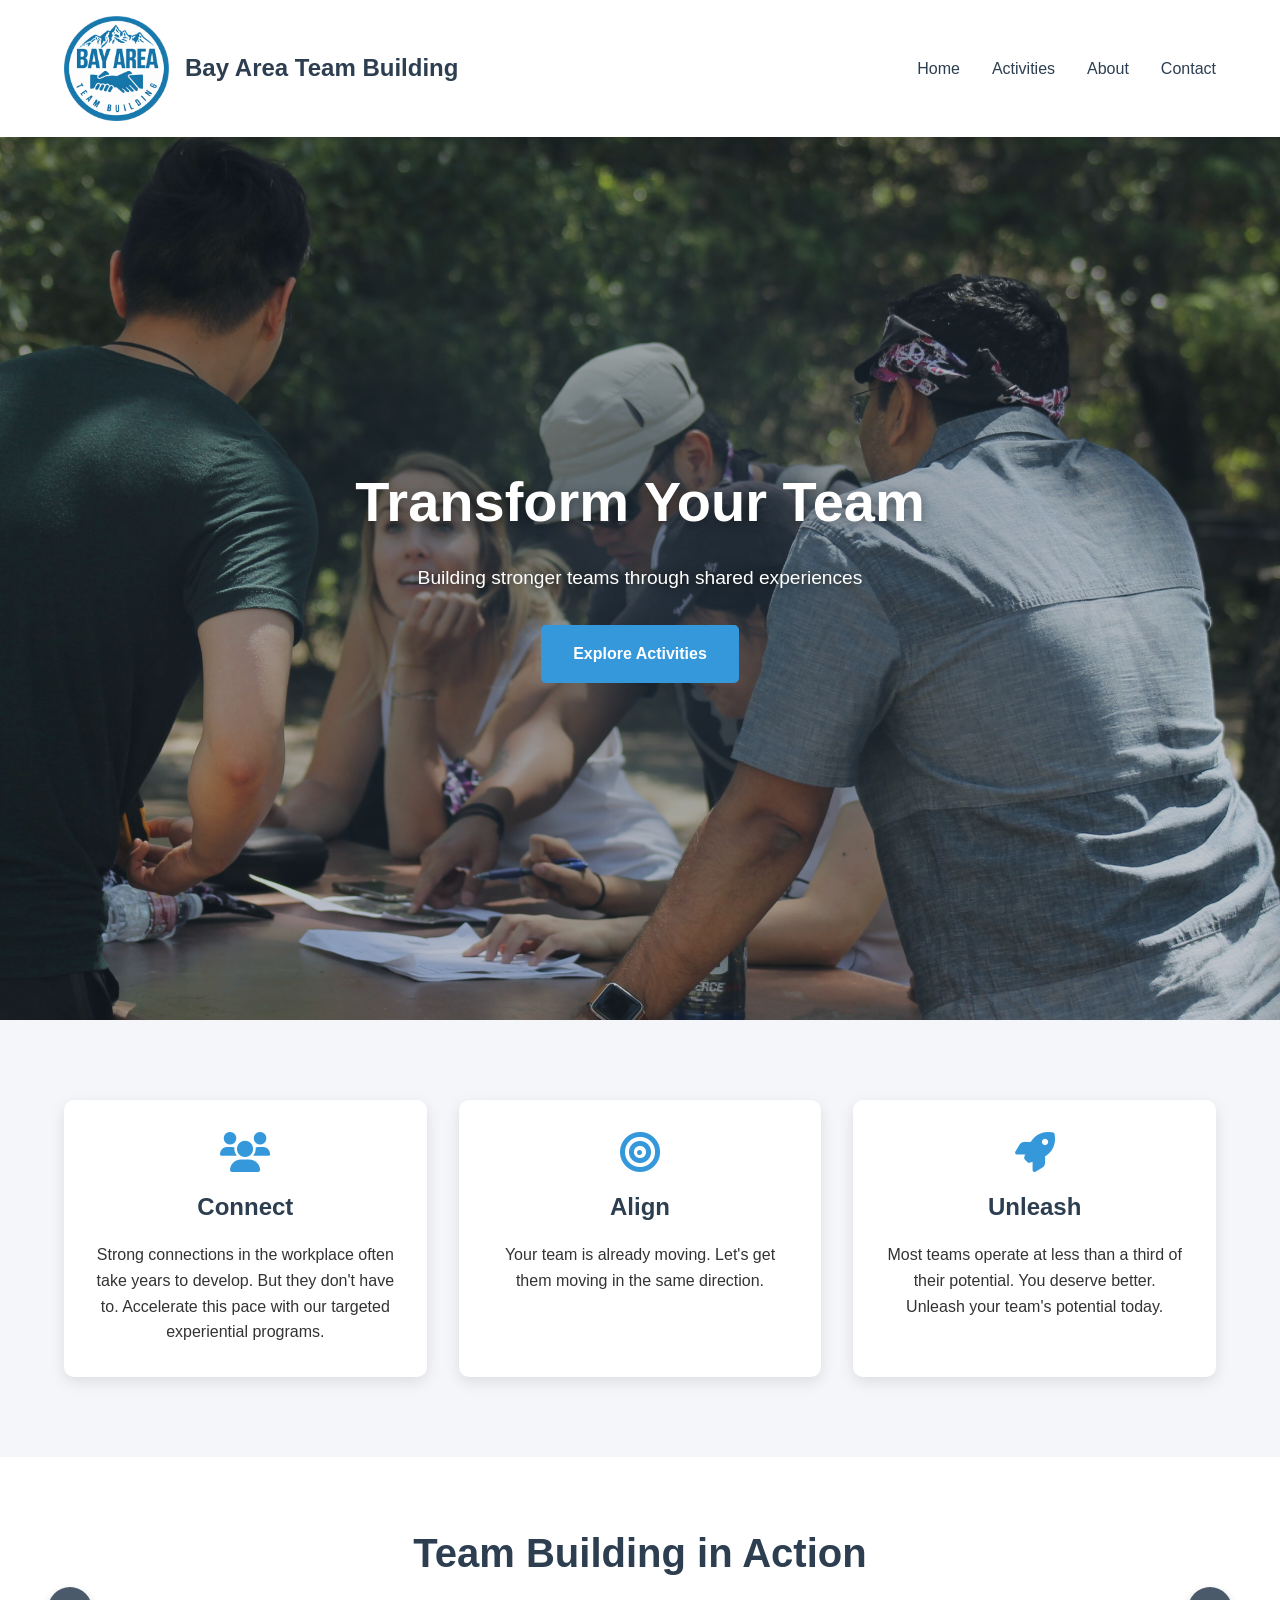
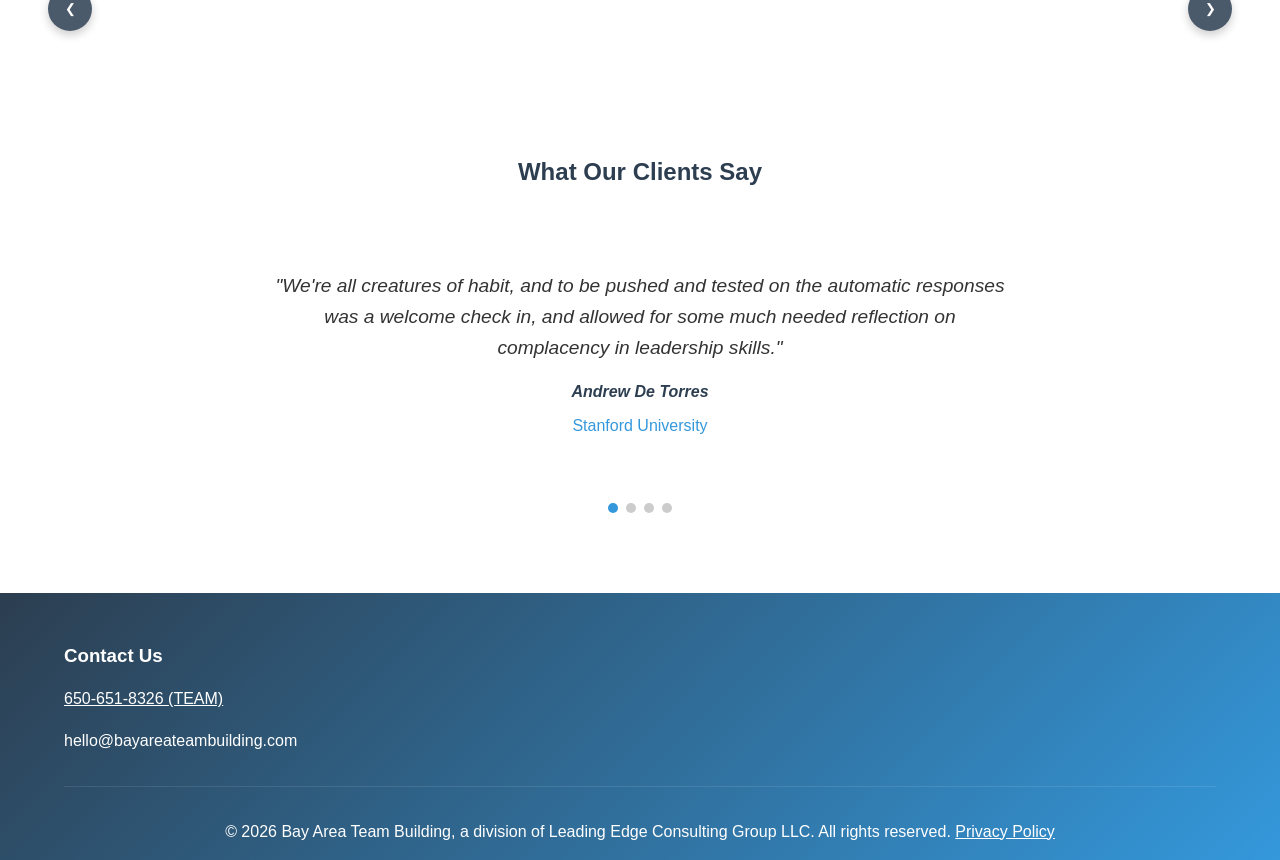
<file: index.html>
<!DOCTYPE html>
<html lang="en">
<head>
    <meta charset="UTF-8">
    <meta name="viewport" content="width=device-width, initial-scale=1.0">
    <title>Bay Area Team Building</title>
    <link rel="icon" type="image/png" sizes="32x32" href="images/favicon-32.png">
    <link rel="icon" type="image/png" sizes="192x192" href="images/favicon-192.png">
    <link rel="apple-touch-icon" href="images/apple-touch-icon.png">
    
    <!-- Google Analytics -->
    <script async src="https://www.googletagmanager.com/gtag/js?id=G-3MK1G4K7ED"></script>
    <script>
        window.dataLayer = window.dataLayer || [];
        function gtag(){dataLayer.push(arguments);}
        gtag('js', new Date());
        gtag('config', 'G-3MK1G4K7ED');
    </script>
    
    <link rel="stylesheet" href="styles.css">
    <link rel="stylesheet" href="https://cdnjs.cloudflare.com/ajax/libs/font-awesome/6.0.0/css/all.min.css">
</head>
<body>
    <nav class="navbar">
        <div class="logo">
            <a href="index.html">
                <img src="images/logo-badge.png" alt="Bay Area Team Building" class="navbar-logo">
                <span class="logo-text">Bay Area Team Building</span>
            </a>
        </div>
        <ul class="nav-links">
            <li><a href="index.html">Home</a></li>
            <li><a href="activities.html">Activities</a></li>
            <li><a href="about.html">About</a></li>
            <li><a href="contact.html">Contact</a></li>
        </ul>
        <div class="hamburger">
            <span></span>
            <span></span>
            <span></span>
        </div>
    </nav>

    <main>
        <section class="hero">
            <h1>Transform Your Team</h1>
            <p>Building stronger teams through shared experiences</p>
            <a href="activities.html" class="cta-button">Explore Activities</a>
        </section>

        <section class="features">
            <div class="feature-card">
                <i class="fas fa-users"></i>
                <h2>Connect</h2>
                <p>Strong connections in the workplace often take years to develop. But they don't have to. Accelerate this pace with our targeted experiential programs.</p>
            </div>
            <div class="feature-card">
                <i class="fas fa-bullseye"></i>
                <h2>Align</h2>
                <p>Your team is already moving. Let's get them moving in the same direction.</p>
            </div>
            <div class="feature-card">
                <i class="fas fa-rocket"></i>
                <h2>Unleash</h2>
                <p>Most teams operate at less than a third of their potential. You deserve better. Unleash your team's potential today.</p>
            </div>
        </section>

        <section class="photo-album">
            <h2>Team Building in Action</h2>
            <div class="album-container">
                <button class="album-arrow album-prev" aria-label="Previous">&#10094;</button>
                <div class="album-viewport" id="albumViewport">
                    
                </div>
                <button class="album-arrow album-next" aria-label="Next">&#10095;</button>
            </div>
        </section>

        <section class="testimonials">
            <h2>What Our Clients Say</h2>
            <div class="testimonial-slider">
                <div class="testimonial active">
                    <p>"We're all creatures of habit, and to be pushed and tested on the automatic responses was a welcome check in, and allowed for some much needed reflection on complacency in leadership skills."</p>
                    <cite>Andrew De Torres</cite>
                    <span class="company">Stanford University</span>
                </div>
                <div class="testimonial">
                    <p>"These folks truly exceeded our expectations. We knew we'd have a blast, but had no idea we would become so much closer as a team!"</p>
                    <cite>Sarah Jacobs</cite>
                </div>
                <div class="testimonial">
                    <p>"Steve and his team displayed great enthusiasm so it made everyone super pumped to play."</p>
                    <cite>Erin Kettman</cite>
                </div>
                <div class="testimonial">
                    <p>"5 Stars. We loved working together and getting to know the team better."</p>
                </div>
            </div>
            <div class="testimonial-dots"></div>
        </section>
    </main>

    <footer>
        <div class="footer-content">
            <div class="footer-section">
                <h3>Contact Us</h3>
                <p><a href="tel:650-651-8326">650-651-8326 (TEAM)</a></p>
                <p>hello@bayareateambuilding.com</p>
            </div>
        </div>
        <div class="footer-bottom">
            <p>&copy; 2026 Bay Area Team Building, a division of Leading Edge Consulting Group LLC. All rights reserved. <a href="privacy.html" style="color:#fff;text-decoration:underline;">Privacy Policy</a></p>
        </div>
    </footer>

    <script src="script.js"></script>
</body>
</html>
</file>
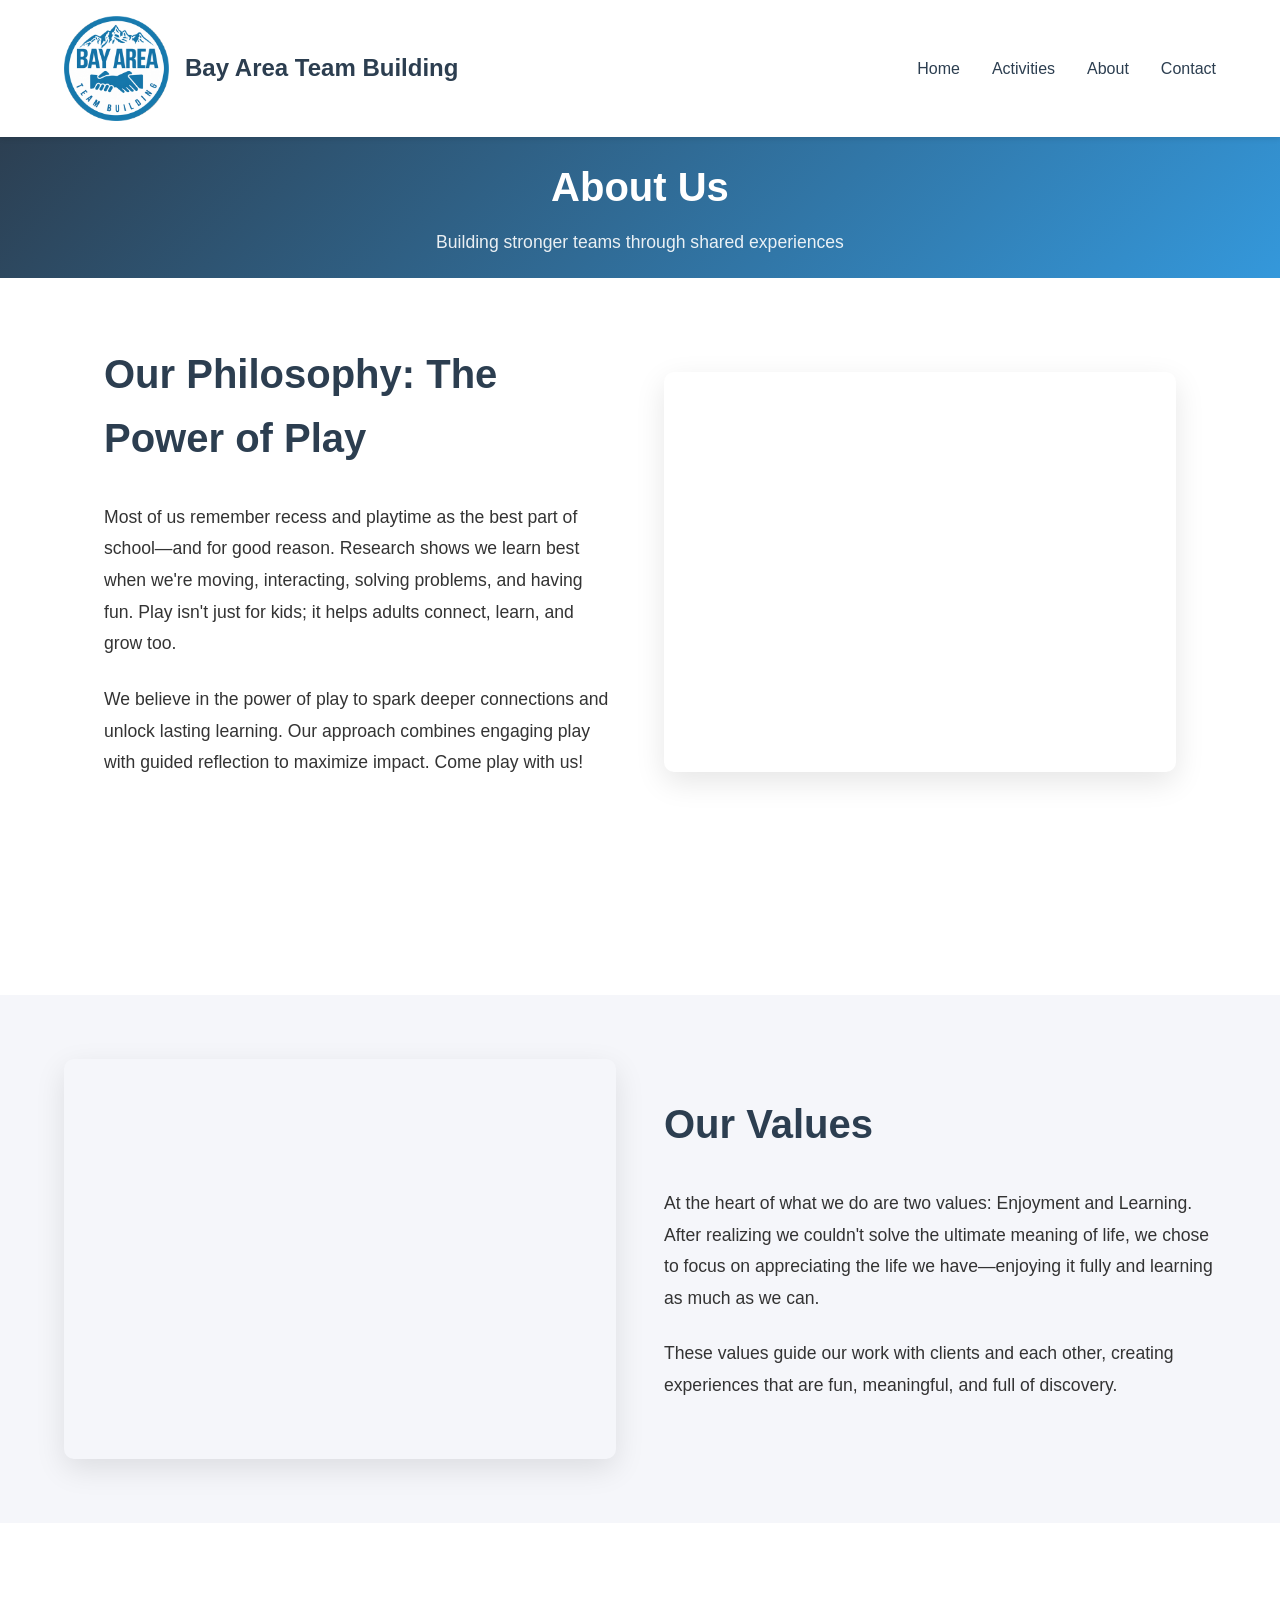
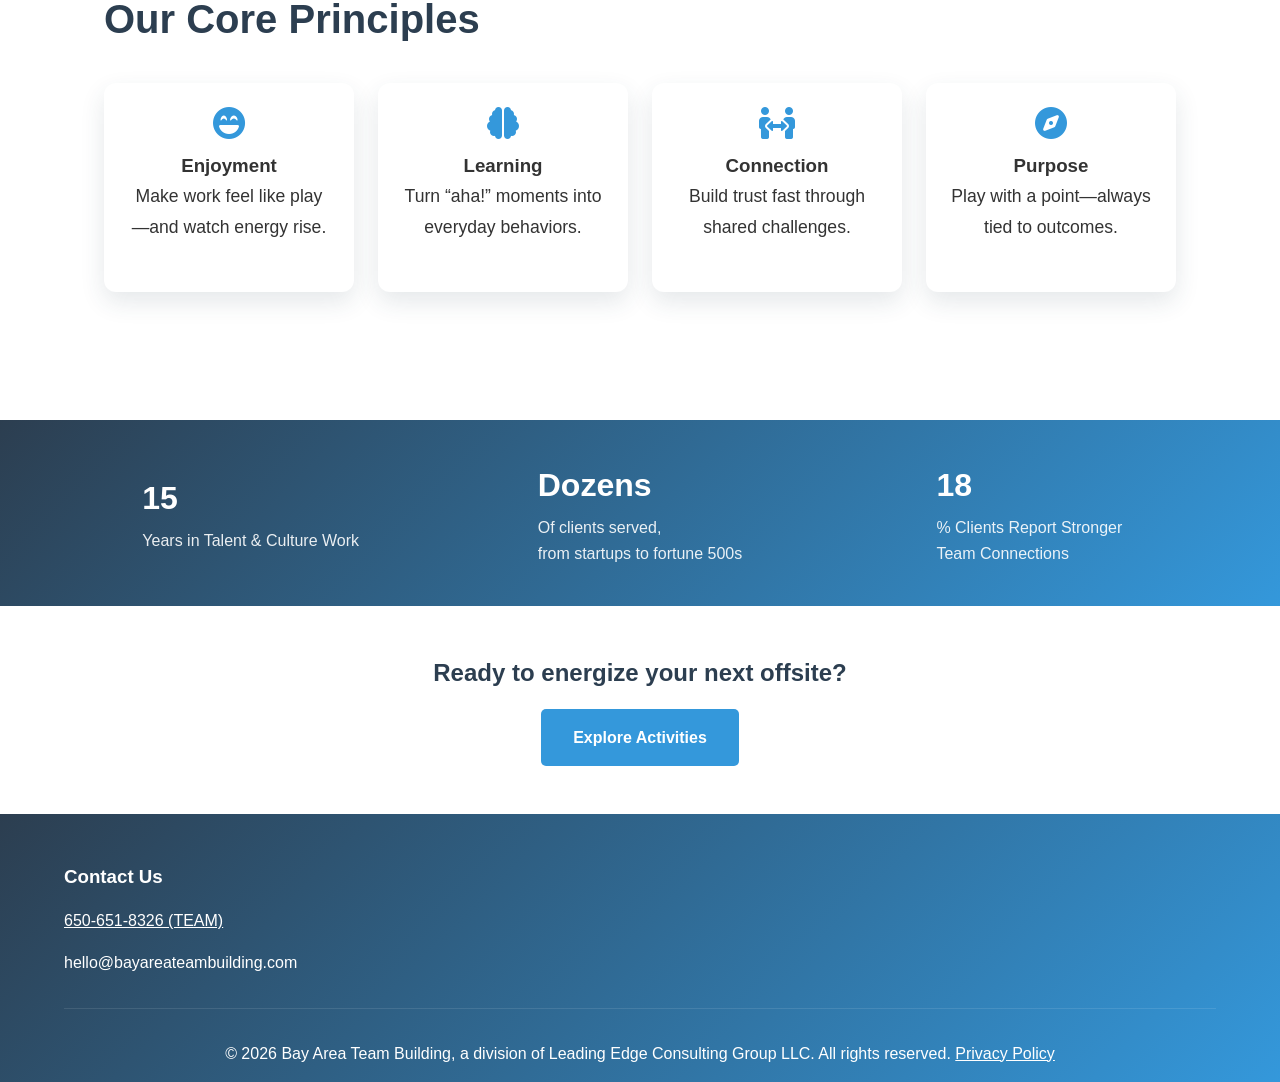
<file: about.html>
<!DOCTYPE html>
<html lang="en">
<head>
    <meta charset="UTF-8">
    <meta name="viewport" content="width=device-width, initial-scale=1.0">
    <title>About - Bay Area Team Building</title>
    <link rel="icon" type="image/png" sizes="32x32" href="images/favicon-32.png">
    <link rel="icon" type="image/png" sizes="192x192" href="images/favicon-192.png">
    <link rel="apple-touch-icon" href="images/apple-touch-icon.png">
    
    <!-- Google Analytics -->
    <script async src="https://www.googletagmanager.com/gtag/js?id=G-3MK1G4K7ED"></script>
    <script>
        window.dataLayer = window.dataLayer || [];
        function gtag(){dataLayer.push(arguments);}
        gtag('js', new Date());
        gtag('config', 'G-3MK1G4K7ED');
    </script>
    
    <link rel="stylesheet" href="styles.css">
    <link rel="stylesheet" href="https://cdnjs.cloudflare.com/ajax/libs/font-awesome/6.0.0/css/all.min.css">
    <style>
        .about-header {
            background: linear-gradient(rgba(44, 62, 80, 0.8), rgba(44, 62, 80, 0.8)),
                        url('https://images.unsplash.com/photo-1522071820081-009f0129c71c?ixlib=rb-1.2.1&auto=format&fit=crop&w=1950&q=80');
            background-size: cover;
            background-position: center;
            padding: 8rem 5% 4rem;
            text-align: center;
            color: var(--white);
        }

        .about-content {
            max-width: 1200px;
            margin: 0 auto;
            padding: 4rem 5%;
        }

        .about-section {
            margin-bottom: 4rem;
        }

        .about-section h2 {
            color: var(--primary-color);
            margin-bottom: 2rem;
            font-size: 2.5rem;
        }

        .about-section p {
            margin-bottom: 1.5rem;
            font-size: 1.1rem;
            line-height: 1.8;
        }

        .values-section {
            background-color: var(--light-bg);
            padding: 4rem 5%;
            margin-top: 4rem;
        }

        .values-content {
            max-width: 1200px;
            margin: 0 auto;
        }

        .values-content h2 {
            color: var(--primary-color);
            margin-bottom: 2rem;
            font-size: 2.5rem;
        }

        .values-content p {
            margin-bottom: 1.5rem;
            font-size: 1.1rem;
            line-height: 1.8;
        }

        .team-section {
            padding: 4rem 5%;
        }

        .team-grid {
            display: grid;
            grid-template-columns: repeat(auto-fit, minmax(250px, 1fr));
            gap: 2rem;
            margin-top: 3rem;
        }

        .team-member {
            background-color: var(--white);
            border-radius: 10px;
            overflow: hidden;
            box-shadow: 0 5px 15px rgba(0,0,0,0.1);
        }

        .team-member-image {
            height: 300px;
            background-size: cover;
            background-position: center;
        }

        .team-member-info {
            padding: 1.5rem;
            text-align: center;
        }

        .team-member-info h3 {
            color: var(--primary-color);
            margin-bottom: 0.5rem;
        }

        .team-member-info p {
            color: var(--secondary-color);
            margin-bottom: 1rem;
        }

        .philosophy-content {
            display: grid;
            grid-template-columns: 1fr 1fr;
            gap: 3rem;
            align-items: center;
        }

        .philosophy-text {
            order: 1;
        }

        .philosophy-image {
            order: 2;
            height: 400px;
            background-size: cover;
            background-position: center;
            border-radius: 10px;
            box-shadow: 0 10px 30px rgba(0,0,0,0.1);
        }

        .values-content {
            display: grid;
            grid-template-columns: 1fr 1fr;
            gap: 3rem;
            align-items: center;
        }

        .values-text {
            order: 2;
        }

        .values-image {
            order: 1;
            height: 400px;
            background-size: cover;
            background-position: center;
            border-radius: 10px;
            box-shadow: 0 10px 30px rgba(0,0,0,0.1);
        }

        @media (max-width: 768px) {
            .philosophy-content,
            .values-content {
                grid-template-columns: 1fr;
                gap: 2rem;
            }
            
            .philosophy-text,
            .values-text {
                order: 1;
            }
            
            .philosophy-image,
            .values-image {
                order: 2;
            }
        }
    </style>
</head>
<body>
    <nav class="navbar">
        <div class="logo">
            <a href="index.html">
                <img src="images/logo-badge.png" alt="Bay Area Team Building" class="navbar-logo">
                <span class="logo-text">Bay Area Team Building</span>
            </a>
        </div>
        <ul class="nav-links">
            <li><a href="index.html">Home</a></li>
            <li><a href="activities.html">Activities</a></li>
            <li><a href="about.html">About</a></li>
            <li><a href="contact.html">Contact</a></li>
        </ul>
        <div class="hamburger">
            <span></span>
            <span></span>
            <span></span>
        </div>
    </nav>

    <header class="banner">
        <div class="banner-content">
            <h1>About Us</h1>
            <p>Building stronger teams through shared experiences</p>
        </div>
    </header>

    <main>
        <section class="about-content">
            <div class="about-section reveal">
                <div class="philosophy-content">
                    <div class="philosophy-text">
                        <h2>Our Philosophy: The Power of Play</h2>
                        <p>Most of us remember recess and playtime as the best part of school—and for good reason. Research shows we learn best when we're moving, interacting, solving problems, and having fun. Play isn't just for kids; it helps adults connect, learn, and grow too.</p>
                        <p>We believe in the power of play to spark deeper connections and unlock lasting learning. Our approach combines engaging play with guided reflection to maximize impact. Come play with us!</p>
                    </div>
                    <div class="philosophy-image" style="background-image: url('https://raw.githubusercontent.com/stevenhinkel11/leadingedgeteambuilding-/Images/power of play.avif');"></div>
                </div>
            </div>
        </section>

        <section class="values-section reveal">
            <div class="values-content">
                <div class="values-image" style="background-image: url('https://raw.githubusercontent.com/stevenhinkel11/leadingedgeteambuilding-/Images/values.avif');"></div>
                <div class="values-text">
                    <h2>Our Values</h2>
                    <p>At the heart of what we do are two values: Enjoyment and Learning. After realizing we couldn't solve the ultimate meaning of life, we chose to focus on appreciating the life we have—enjoying it fully and learning as much as we can.</p>
                    <p>These values guide our work with clients and each other, creating experiences that are fun, meaningful, and full of discovery.</p>
                </div>
            </div>
        </section>

        <!-- Single, dedicated icons section -->
        <section class="about-content reveal">
            <div class="about-section">
                <h2>Our Core Principles</h2>
                <div class="icon-grid">
                    <div class="icon-card">
                        <i class="fas fa-laugh-beam"></i>
                        <h3>Enjoyment</h3>
                        <p>Make work feel like play—and watch energy rise.</p>
                    </div>
                    <div class="icon-card">
                        <i class="fas fa-brain"></i>
                        <h3>Learning</h3>
                        <p>Turn “aha!” moments into everyday behaviors.</p>
                    </div>
                    <div class="icon-card">
                        <i class="fas fa-people-arrows"></i>
                        <h3>Connection</h3>
                        <p>Build trust fast through shared challenges.</p>
                    </div>
                    <div class="icon-card">
                        <i class="fas fa-compass"></i>
                        <h3>Purpose</h3>
                        <p>Play with a point—always tied to outcomes.</p>
                    </div>
                </div>
            </div>
        </section>

        <section class="stats reveal">
            <div class="stat"><h3 data-target="15">0</h3><p>Years in Talent & Culture Work</p></div>
            <div class="stat"><h3>Dozens</h3><p>Of clients served,<br>from startups to fortune 500s</p></div>
            <div class="stat"><h3 data-target="100">0</h3><p>% Clients Report Stronger<br>Team Connections</p></div>
        </section>

        <section class="cta-band reveal">
            <h2>Ready to energize your next offsite?</h2>
            <a class="cta-button" href="activities.html">Explore Activities</a>
        </section>
    </main>

    <footer>
        <div class="footer-content">
            <div class="footer-section">
                <h3>Contact Us</h3>
                <p><a href="tel:650-651-8326">650-651-8326 (TEAM)</a></p>
                <p>hello@bayareateambuilding.com</p>
            </div>
        </div>
        <div class="footer-bottom">
            <p>&copy; 2026 Bay Area Team Building, a division of Leading Edge Consulting Group LLC. All rights reserved. <a href="privacy.html" style="color:#fff;text-decoration:underline;">Privacy Policy</a></p>
        </div>
    </footer>

    <script src="script.js"></script>
</body>
</html>
</file>
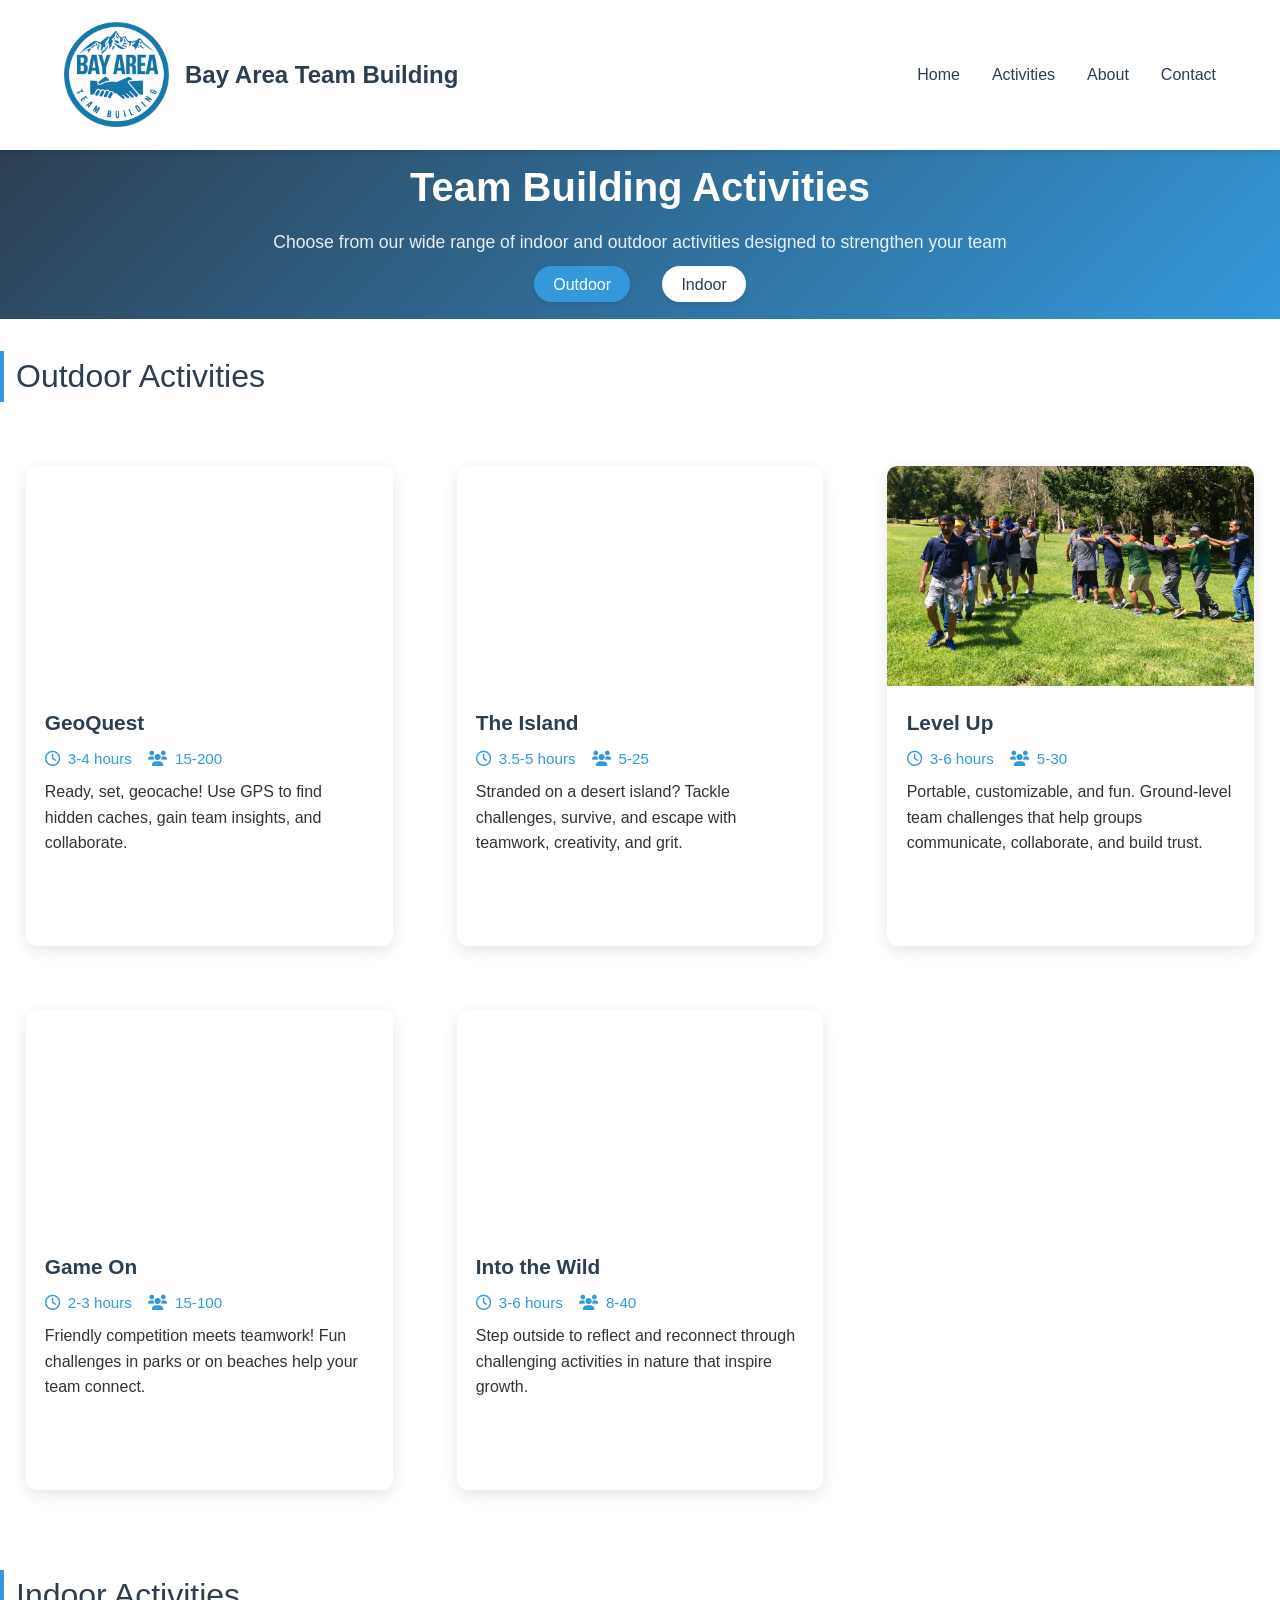
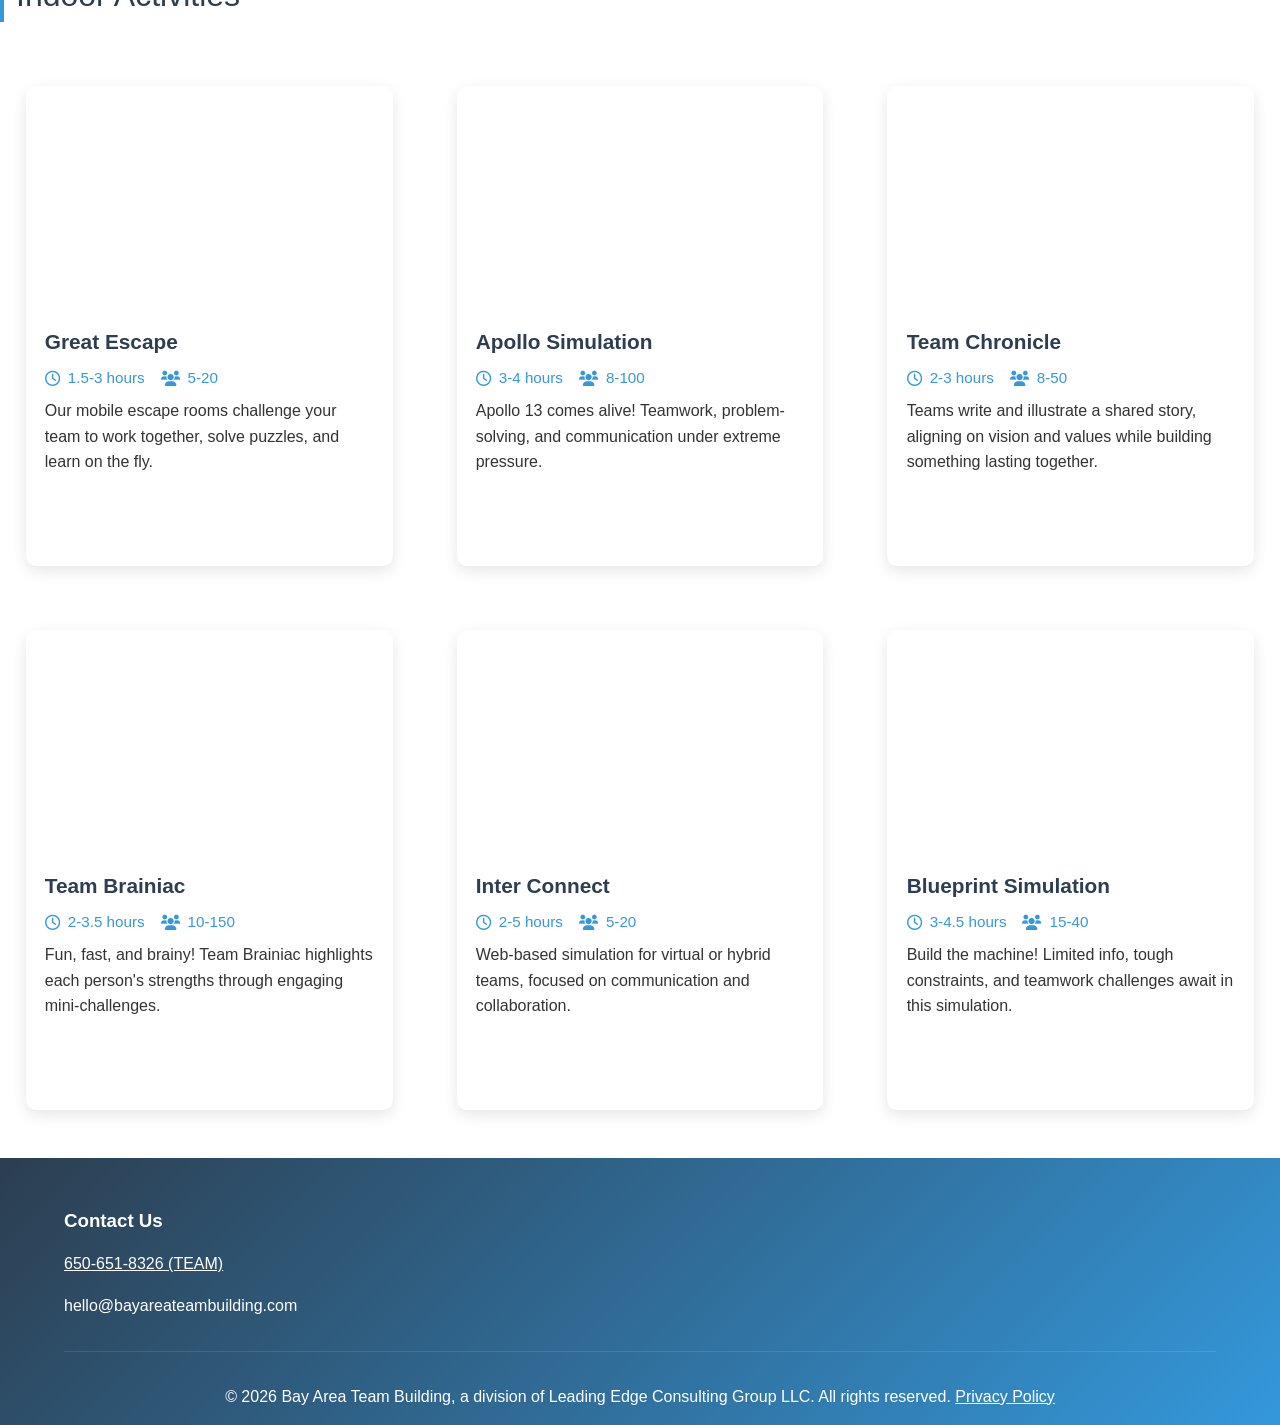
<file: activities.html>
<!DOCTYPE html>
<html lang="en">
<head>
    <meta charset="UTF-8">
    <meta name="viewport" content="width=device-width, initial-scale=1.0">
    <title>Activities - Bay Area Team Building</title>
    <link rel="icon" type="image/png" sizes="32x32" href="images/favicon-32.png">
    <link rel="icon" type="image/png" sizes="192x192" href="images/favicon-192.png">
    <link rel="apple-touch-icon" href="images/apple-touch-icon.png">
    
    <!-- Google Analytics -->
    <script async src="https://www.googletagmanager.com/gtag/js?id=G-3MK1G4K7ED"></script>
    <script>
        window.dataLayer = window.dataLayer || [];
        function gtag(){dataLayer.push(arguments);}
        gtag('js', new Date());
        gtag('config', 'G-3MK1G4K7ED');
    </script>
    
    <link rel="stylesheet" href="styles.css">
    <link rel="stylesheet" href="https://cdnjs.cloudflare.com/ajax/libs/font-awesome/6.0.0/css/all.min.css">
    <style>
        .banner {
            background: linear-gradient(135deg, var(--primary-color), var(--secondary-color));
            color: var(--white);
            padding: 2.2rem 0 1.4rem 0;
            margin-bottom: 1rem;
        }

        /* Add a full line of space between paragraphs */
        p + p {
            margin-top: 1rem;
        }

        .banner-content {
            max-width: 1200px;
            margin: 0 auto;
            padding: 0 2rem;
            text-align: center;
        }

        body {
            padding-top: 120px;
        }

        .banner-tabs {
            margin-top: 1rem;
        }

        .banner-tabs ul {
            display: flex;
            justify-content: center;
            list-style: none;
            gap: 2rem;
            padding: 0;
            margin: 0;
        }

        .banner-tabs a {
            color: var(--primary-color);
            text-decoration: none;
            font-weight: 500;
            padding: 0.6rem 1.2rem;
            border-radius: 20px;
            transition: all 0.3s ease;
            background: var(--white);
            box-shadow: 0 2px 5px rgba(0,0,0,0.08);
        }

        .banner-tabs a:hover,
        .banner-tabs a.active {
            background-color: var(--secondary-color);
            color: var(--white);
        }

        .navbar {
            padding: 1.4rem 5%;
            margin: 0;
            border: none;
            outline: none;
        }

        .logo a {
            display: flex;
            align-items: center;
            gap: 1rem;
        }

        .navbar-logo {
            height: 105px;
            width: auto;
        }

        .logo-text {
            font-size: 1.5rem;
            font-weight: 600;
            color: var(--primary-color);
        }

        .banner h1 {
            font-size: 2.5rem;
            margin: 0 0 0.6rem 0;
            font-weight: 600;
        }

        .banner p {
            font-size: 1.1rem;
            margin: 0;
            opacity: 0.9;
            line-height: 1.5;
        }

        @media (max-width: 768px) {
            body {
                padding-top: 90px;
            }

            .banner h1 {
                font-size: 2rem;
            }

            .banner p {
                font-size: 1rem;
            }

            .navbar-logo {
                height: 70px;
            }

            .logo-text {
                font-size: 1.2rem;
            }
        }

        .section-header {
            font-size: 2rem;
            color: var(--primary-color);
            margin: 2rem 0 1rem 0;
            text-align: left;
            border-left: 4px solid var(--secondary-color);
            padding-left: 0.75rem;
            background: transparent;
        }

        .activity-grid {
            display: grid;
            grid-template-columns: repeat(3, minmax(280px, 1fr));
            gap: 4rem;
            padding: 3rem 2%;
            max-width: 1400px;
            margin: 0 auto;
        }

        .activity-card {
            background-color: var(--white);
            border-radius: 10px;
            overflow: hidden;
            box-shadow: 0 5px 15px rgba(0,0,0,0.1);
            transition: box-shadow 0.3s, transform 0.3s;
            display: flex;
            flex-direction: column;
            height: 480px;
            position: relative;
            min-width: 0;
        }

        .activity-card:hover {
            box-shadow: 0 10px 30px rgba(44,62,80,0.18);
            z-index: 20;
        }

        .activity-image {
            height: 220px;
            background-size: cover;
            background-position: center 30%;
            width: 100%;
            flex-shrink: 0;
        }

        .activity-content {
            padding: 1.2rem 1.2rem 0.5rem 1.2rem;
            flex: 1 1 auto;
            display: flex;
            flex-direction: column;
            position: relative;
            min-width: 0;
        }

        .activity-content h3 {
            color: var(--primary-color);
            margin-bottom: 0.5rem;
            font-size: 1.3rem;
        }

        .activity-meta {
            display: flex;
            gap: 1rem;
            margin-bottom: 0.5rem;
            color: var(--secondary-color);
            font-size: 0.95rem;
        }

        .activity-meta span {
            display: flex;
            align-items: center;
            gap: 0.5rem;
        }

        .activity-preview {
            margin-bottom: 0.5rem;
            font-size: 1rem;
            flex: 1 1 auto;
            min-width: 0;
        }

        .activity-full {
            position: absolute;
            top: 0;
            left: 0;
            right: 0;
            bottom: 0;
            background: var(--white);
            padding: 1.2rem;
            border-radius: 10px;
            opacity: 0;
            visibility: hidden;
            transform: scale(0.98) translateY(20px);
            transition: all 0.3s cubic-bezier(.4,2,.6,1);
            z-index: 10;
            max-height: 420px;
            overflow-y: auto;
            box-shadow: 0 10px 30px rgba(44,62,80,0.18);
            min-width: 0;
            display: flex;
            flex-direction: column;
        }

        .activity-card:hover .activity-full {
            opacity: 1;
            visibility: visible;
            transform: scale(1.04) translateY(0);
        }

        /* Mobile ellipses button - bulletproof for mobile */
        .activity-ellipses {
            position: absolute;
            bottom: 1rem;
            right: 1rem;
            background: var(--primary-color);
            color: var(--white);
            border: none;
            border-radius: 50%;
            width: 40px;
            height: 40px;
            display: none;
            align-items: center;
            justify-content: center;
            cursor: pointer;
            box-shadow: 0 2px 8px rgba(0,0,0,0.2);
            transition: all 0.3s ease;
            z-index: 20;
            touch-action: manipulation;
            -webkit-tap-highlight-color: transparent;
        }

        /* Hide ellipses button on desktop */
        @media (min-width: 769px) {
            .activity-ellipses {
                display: none !important;
            }
        }

        .activity-ellipses:hover {
            background: var(--secondary-color);
            transform: scale(1.1);
        }

        .activity-ellipses i {
            font-size: 1.2rem;
            pointer-events: none;
        }

        /* Mobile overlay - simple full screen approach */
        .mobile-activity-overlay {
            position: fixed;
            top: 0;
            left: 0;
            width: 100%;
            height: 100%;
            background: white;
            z-index: 9999;
            display: none;
            overflow-y: auto;
            -webkit-overflow-scrolling: touch;
        }

        .mobile-activity-overlay.active {
            display: block;
        }

        .mobile-overlay-image {
            width: 100%;
            height: 300px;
            background-size: cover;
            background-position: center;
        }

        .mobile-overlay-content-wrapper {
            padding: 20px;
        }

        .mobile-overlay-header {
            display: flex;
            justify-content: space-between;
            align-items: center;
            margin-bottom: 20px;
            padding-bottom: 15px;
            border-bottom: 2px solid #e0e0e0;
        }

        .mobile-overlay-title {
            font-size: 24px;
            color: var(--primary-color);
            margin: 0;
            font-weight: bold;
        }

        .mobile-overlay-close {
            background: var(--secondary-color);
            color: white;
            border: none;
            border-radius: 50%;
            width: 50px;
            height: 50px;
            display: flex;
            align-items: center;
            justify-content: center;
            cursor: pointer;
            font-size: 18px;
            font-weight: bold;
        }

        .mobile-overlay-meta {
            display: flex;
            gap: 20px;
            margin-bottom: 20px;
            color: var(--secondary-color);
            font-size: 16px;
        }

        .mobile-overlay-meta span {
            display: flex;
            align-items: center;
            gap: 8px;
        }

        .mobile-overlay-content {
            font-size: 16px;
            line-height: 1.6;
            color: #333;
        }

        .mobile-overlay-content p {
            margin-bottom: 15px;
        }

        .mobile-overlay-content p:last-child {
            margin-bottom: 0;
        }

        .activity-card.expanded .activity-full {
            opacity: 1;
            visibility: visible;
            transform: scale(1.04) translateY(0);
        }

        .activity-full::-webkit-scrollbar {
            width: 8px;
        }

        .activity-full::-webkit-scrollbar-track {
            background: var(--light-bg);
            border-radius: 4px;
        }

        .activity-full::-webkit-scrollbar-thumb {
            background: var(--secondary-color);
            border-radius: 4px;
        }

        .activity-full::-webkit-scrollbar-thumb:hover {
            background: var(--primary-color);
        }


        @media (max-width: 768px) {
            .activity-grid {
                grid-template-columns: 1fr;
            }

            .activity-card {
                height: 420px;
            }

            .activity-full {
                max-height: 420px;
            }

            /* Show ellipses button on mobile */
            .activity-ellipses {
                display: flex;
            }

            /* Hide hover effect on mobile */
            .activity-card:hover .activity-full {
                opacity: 0;
                visibility: hidden;
                transform: scale(0.98) translateY(20px);
            }
        }
    </style>
</head>
<body>
    <nav class="navbar">
        <div class="logo">
            <a href="index.html">
                <img src="images/logo-badge.png" alt="Bay Area Team Building" class="navbar-logo">
                <span class="logo-text">Bay Area Team Building</span>
            </a>
        </div>
        <ul class="nav-links">
            <li><a href="index.html">Home</a></li>
            <li><a href="activities.html">Activities</a></li>
            <li><a href="about.html">About</a></li>
            <li><a href="contact.html">Contact</a></li>
        </ul>
        <div class="hamburger">
            <span></span>
            <span></span>
            <span></span>
        </div>
    </nav>

    <main>
        <div class="banner">
            <div class="banner-content">
                <h1>Team Building Activities</h1>
                <p>Choose from our wide range of indoor and outdoor activities designed to strengthen your team</p>
                <nav class="banner-tabs" id="activitiesNav">
                    <ul>
                        <li><a href="#outdoor" id="nav-outdoor" class="active">Outdoor</a></li>
                        <li><a href="#indoor" id="nav-indoor">Indoor</a></li>
                    </ul>
                </nav>
            </div>
        </div>
        
        <div id="outdoor"></div>
        <div class="section-header">Outdoor Activities</div>
        <section class="activity-grid">
            <!-- GeoQuest -->
            <div class="activity-card">
                <div class="activity-image" style="background-image: url('https://raw.githubusercontent.com/stevenhinkel11/leadingedgeteambuilding-/Images/Geo.avif');"></div>
                <div class="activity-content">
                    <h3>GeoQuest</h3>
                    <div class="activity-meta">
                        <span><i class="far fa-clock"></i> 3-4 hours</span>
                        <span><i class="fas fa-users"></i> 15-200</span>
                    </div>
                    <div class="activity-preview">
                        <p>Ready, set, geocache! Use GPS to find hidden caches, gain team insights, and collaborate.</p>
                    </div>
                    <div class="activity-full">
                        <h3>GeoQuest</h3>
                        <div class="activity-meta">
                            <span><i class="far fa-clock"></i> 3-4 hours</span>
                            <span><i class="fas fa-users"></i> 15-200</span>
                        </div>
                        <p>Ready, set, go geocaching! You and your team will use GPS to try to find as many hidden containers as you can in an expansive area with a limited time-frame.</p>
                        <p>As you discover caches, you'll likely discover new insights about your teammates. This program can be configured as an all out competition between teams, or a collaboration among multiple teams trying to achieve a greater goal together.</p>
                    </div>
                    <button class="activity-ellipses" data-activity="geoquest">
                        <i class="fas fa-ellipsis-h"></i>
                    </button>
                </div>
            </div>

            <!-- The Island -->
            <div class="activity-card">
                <div class="activity-image" style="background-image: url('https://raw.githubusercontent.com/stevenhinkel11/leadingedgeteambuilding-/Images/The Island.avif');"></div>
                <div class="activity-content">
                    <h3>The Island</h3>
                    <div class="activity-meta">
                        <span><i class="far fa-clock"></i> 3.5-5 hours</span>
                        <span><i class="fas fa-users"></i> 5-25</span>
                    </div>
                    <div class="activity-preview">
                        <p>Stranded on a desert island? Tackle challenges, survive, and escape with teamwork, creativity, and grit.</p>
                    </div>
                    <div class="activity-full">
                        <h3>The Island</h3>
                        <div class="activity-meta">
                            <span><i class="far fa-clock"></i> 3.5-5 hours</span>
                            <span><i class="fas fa-users"></i> 5-25</span>
                        </div>
                        <p>If the thought of being stranded on a desert island sounds intimidating yet exciting, we have the activity for you. In this simulation, your team has been "trapped on a desert island" and must solve a series of difficult challenges to survive and get rescued.</p>
                        <p>The scenario: You and your team are stranded on a desert island. You must work together to survive and get rescued. The challenges range from building a shelter, finding food, and purifying water to navigating through treacherous terrain and dealing with the elements. You'll need to use your problem-solving skills, teamwork, and adaptability to succeed.</p>
                    </div>
                    <button class="activity-ellipses" data-activity="island">
                        <i class="fas fa-ellipsis-h"></i>
                    </button>
                </div>
            </div>

            <!-- Level Up -->
            <div class="activity-card">
                <div class="activity-image" style="background-image: url('level-up.avif'); background-position: center;"></div>
                <div class="activity-content">
                    <h3>Level Up</h3>
                    <div class="activity-meta">
                        <span><i class="far fa-clock"></i> 3-6 hours</span>
                        <span><i class="fas fa-users"></i> 5-30</span>
                    </div>
                    <div class="activity-preview">
                        <p>Portable, customizable, and fun. Ground-level team challenges that help groups communicate, collaborate, and build trust.</p>
                    </div>
                    <div class="activity-full">
                        <h3>Level Up</h3>
                        <div class="activity-meta">
                            <span><i class="far fa-clock"></i> 3-6 hours</span>
                            <span><i class="fas fa-users"></i> 5-30</span>
                        </div>
                        <p>The perfect activity for groups who want to come together or deepen connections quickly. Level Up works its magic every time. This program is a blend of portable, ground-level team initiatives.</p>
                        <p>Level Up is designed to help teams build trust, communicate effectively, and work together more efficiently. The program includes a variety of activities that are both fun and challenging, allowing participants to learn and grow in a supportive environment.</p>
                    </div>
                    <button class="activity-ellipses" data-activity="levelup">
                        <i class="fas fa-ellipsis-h"></i>
                    </button>
                </div>
            </div>

            <!-- Game On -->
            <div class="activity-card">
                <div class="activity-image" style="background-image: url('https://raw.githubusercontent.com/stevenhinkel11/leadingedgeteambuilding-/Images/game on.avif');"></div>
                <div class="activity-content">
                    <h3>Game On</h3>
                    <div class="activity-meta">
                        <span><i class="far fa-clock"></i> 2-3 hours</span>
                        <span><i class="fas fa-users"></i> 15-100</span>
                    </div>
                    <div class="activity-preview">
                        <p>Friendly competition meets teamwork! Fun challenges in parks or on beaches help your team connect.</p>
                    </div>
                    <div class="activity-full">
                        <h3>Game On</h3>
                        <div class="activity-meta">
                            <span><i class="far fa-clock"></i> 2-3 hours</span>
                            <span><i class="fas fa-users"></i> 15-100</span>
                        </div>
                        <p>There's nothing like a little friendly competition to get people fired up. Particularly when the activities are fun and challenging, and you get to complete them in a beautiful beach or park setting.</p>
                        <p>Game On is designed to help teams build trust, communicate effectively, and work together more efficiently. The program includes a variety of activities that are both fun and challenging, allowing participants to learn and grow in a supportive environment.</p>
                    </div>
                    <button class="activity-ellipses" data-activity="gameon">
                        <i class="fas fa-ellipsis-h"></i>
                    </button>
                </div>
            </div>

            <!-- Into the Wild -->
            <div class="activity-card">
                <div class="activity-image" style="background-image: url('https://raw.githubusercontent.com/stevenhinkel11/leadingedgeteambuilding-/Images/IntoTheWild.avif');"></div>
                <div class="activity-content">
                    <h3>Into the Wild</h3>
                    <div class="activity-meta">
                        <span><i class="far fa-clock"></i> 3-6 hours</span>
                        <span><i class="fas fa-users"></i> 8-40</span>
                    </div>
                    <div class="activity-preview">
                        <p>Step outside to reflect and reconnect through challenging activities in nature that inspire growth.</p>
                    </div>
                    <div class="activity-full">
                        <h3>Into the Wild</h3>
                        <div class="activity-meta">
                            <span><i class="far fa-clock"></i> 3-6 hours</span>
                            <span><i class="fas fa-users"></i> 8-40</span>
                        </div>
                        <p>Into the Wild is an outdoor experience designed to help teams step away from distractions and reconnect with themselves and each other. Through guided modules—like device-free solo walks, reflection exercises, and symbolic exploration—participants deepen awareness and uncover fresh perspectives.</p>
                        <p>This program invites individuals to get in touch by being out of touch, using nature as both a setting and a catalyst for insight. The result is a meaningful blend of solitude and shared discovery that strengthens clarity, alignment, and connection.</p>
                    </div>
                    <button class="activity-ellipses" data-activity="intothewild">
                        <i class="fas fa-ellipsis-h"></i>
                    </button>
                </div>
            </div>
        </section>

        <div id="indoor"></div>
        <div class="section-header">Indoor Activities</div>
        <section class="activity-grid">
            <!-- Great Escape -->
            <div class="activity-card">
                <div class="activity-image" style="background-image: url('https://raw.githubusercontent.com/stevenhinkel11/leadingedgeteambuilding-/Images/Great Escape Square.avif');"></div>
                <div class="activity-content">
                    <h3>Great Escape</h3>
                    <div class="activity-meta">
                        <span><i class="far fa-clock"></i> 1.5-3 hours</span>
                        <span><i class="fas fa-users"></i> 5-20</span>
                    </div>
                    <div class="activity-preview">
                        <p>Our mobile escape rooms challenge your team to work together, solve puzzles, and learn on the fly.</p>
                    </div>
                    <div class="activity-full">
                        <h3>Great Escape</h3>
                        <div class="activity-meta">
                            <span><i class="far fa-clock"></i> 1.5-3 hours</span>
                            <span><i class="fas fa-users"></i> 5-20</span>
                        </div>
                        <p>You're trapped. And for better or worse, you're trapped with your work team. You have a limited amount of time to get out of the room before [insert your worst nightmare here] occurs. Now, can you calm down, work together, and find and decipher the relevant clues to escape the room? Maybe, but success is far from guaranteed.</p>
                        <p>What make our escape rooms unique are two things. First, we're one of few who bring an escape room to you in your office or offsite location. Second, we provide the opportunity to pause, reflect, and learn how to improve your team's process and communication to increase your chance of success in the second half.</p>
                    </div>
                    <button class="activity-ellipses" data-activity="greatescape">
                        <i class="fas fa-ellipsis-h"></i>
                    </button>
                </div>
            </div>

            <!-- Apollo Simulation -->
            <div class="activity-card">
                <div class="activity-image" style="background-image: url('https://raw.githubusercontent.com/stevenhinkel11/leadingedgeteambuilding-/Images/Apollo.avif');"></div>
                <div class="activity-content">
                    <h3>Apollo Simulation</h3>
                    <div class="activity-meta">
                        <span><i class="far fa-clock"></i> 3-4 hours</span>
                        <span><i class="fas fa-users"></i> 8-100</span>
                    </div>
                    <div class="activity-preview">
                        <p>Apollo 13 comes alive! Teamwork, problem-solving, and communication under extreme pressure.</p>
                    </div>
                    <div class="activity-full">
                        <h3>Apollo Simulation</h3>
                        <div class="activity-meta">
                            <span><i class="far fa-clock"></i> 3-4 hours</span>
                            <span><i class="fas fa-users"></i> 8-100</span>
                        </div>
                        <p>Oxygen is running out. Power is running out. Time is running out. Failure is not an option: the astronauts must make it back to earth.</p>
                        <p>This simulation brings to life aspects of the Apollo 13 mission, and draws parallels to the creative problem solving, teamwork, and communication that allowed the astronauts to survive against all odds.</p>
                        <p>Your team is divided into two groups: astronauts, and mission control. Each group is facing its own challenges while simultaneously attempting to solve the overarching catastrophic issues that must be resolved in order for the astronauts to return safely.</p>
                    </div>
                    <button class="activity-ellipses" data-activity="apollo">
                        <i class="fas fa-ellipsis-h"></i>
                    </button>
                </div>
            </div>

            <!-- Team Chronicle -->
            <div class="activity-card">
                <div class="activity-image" style="background-image: url('https://raw.githubusercontent.com/stevenhinkel11/leadingedgeteambuilding-/Images/Team Chronicle.avif');"></div>
                <div class="activity-content">
                    <h3>Team Chronicle</h3>
                    <div class="activity-meta">
                        <span><i class="far fa-clock"></i> 2-3 hours</span>
                        <span><i class="fas fa-users"></i> 8-50</span>
                    </div>
                    <div class="activity-preview">
                        <p>Teams write and illustrate a shared story, aligning on vision and values while building something lasting together.</p>
                    </div>
                    <div class="activity-full">
                        <h3>Team Chronicle</h3>
                        <div class="activity-meta">
                            <span><i class="far fa-clock"></i> 2-3 hours</span>
                            <span><i class="fas fa-users"></i> 8-50</span>
                        </div>
                        <p>Team Chronicle is the perfect activity for groups who want to reflect on their journey, align around their vision, and create something lasting together. This program blends storytelling, creativity, and collaboration in a highly engaging way.</p>
                        <p>Teams take on different roles—writers, illustrators, interviewers, and more—as they co-create a storybook that captures the essence of their organization. With limited resources and the need for crisp alignment, participants must communicate clearly, think strategically, and support one another. The result is a tangible artifact—part vision, part narrative—that inspires the team long after the activity ends.</p>
                    </div>
                    <button class="activity-ellipses" data-activity="teamchronicle">
                        <i class="fas fa-ellipsis-h"></i>
                    </button>
                </div>
            </div>

            <!-- Team Brainiac -->
            <div class="activity-card">
                <div class="activity-image" style="background-image: url('https://raw.githubusercontent.com/stevenhinkel11/leadingedgeteambuilding-/Images/team brainiac.avif');"></div>
                <div class="activity-content">
                    <h3>Team Brainiac</h3>
                    <div class="activity-meta">
                        <span><i class="far fa-clock"></i> 2-3.5 hours</span>
                        <span><i class="fas fa-users"></i> 10-150</span>
                    </div>
                    <div class="activity-preview">
                        <p>Fun, fast, and brainy! Team Brainiac highlights each person's strengths through engaging mini-challenges.</p>
                    </div>
                    <div class="activity-full">
                        <h3>Team Brainiac</h3>
                        <div class="activity-meta">
                            <span><i class="far fa-clock"></i> 2-3.5 hours</span>
                            <span><i class="fas fa-users"></i> 10-150</span>
                        </div>
                        <p>We're all bright. Just how bright we are, and how we are bright, can be seen and experienced in Team Brainiac. This program features a wide range of micro challenges that teams complete to earn points. Each challenge has a different focus and uses different types of skills and thinking, so it's a great way to keep the whole team engaged and highlight each person's unique strengths.</p>
                    </div>
                    <button class="activity-ellipses" data-activity="teambrainiac">
                        <i class="fas fa-ellipsis-h"></i>
                    </button>
                </div>
            </div>

            <!-- Inter Connect -->
            <div class="activity-card">
                <div class="activity-image" style="background-image: url('https://raw.githubusercontent.com/stevenhinkel11/leadingedgeteambuilding-/Images/InterConnect2.avif');"></div>
                <div class="activity-content">
                    <h3>Inter Connect</h3>
                    <div class="activity-meta">
                        <span><i class="far fa-clock"></i> 2-5 hours</span>
                        <span><i class="fas fa-users"></i> 5-20</span>
                    </div>
                    <div class="activity-preview">
                        <p>Web-based simulation for virtual or hybrid teams, focused on communication and collaboration.</p>
                    </div>
                    <div class="activity-full">
                        <h3>Inter Connect</h3>
                        <div class="activity-meta">
                            <span><i class="far fa-clock"></i> 2-5 hours</span>
                            <span><i class="fas fa-users"></i> 5-20</span>
                        </div>
                        <p>Struggling to navigate the ins and outs of managing a virtual or hybrid team? Our custom-designed simulations are here to help. With a focus on effective communication, problem solving, and collaboration across boundaries, we can provide the tune-up your team needs. Designs can be for partially or completely virtual teams.</p>
                    </div>
                    <button class="activity-ellipses" data-activity="interconnect">
                        <i class="fas fa-ellipsis-h"></i>
                    </button>
                </div>
            </div>

            <!-- Blueprint Simulation -->
            <div class="activity-card">
                <div class="activity-image" style="background-image: url('https://raw.githubusercontent.com/stevenhinkel11/leadingedgeteambuilding-/Images/Blueprint3.avif');"></div>
                <div class="activity-content">
                    <h3>Blueprint Simulation</h3>
                    <div class="activity-meta">
                        <span><i class="far fa-clock"></i> 3-4.5 hours</span>
                        <span><i class="fas fa-users"></i> 15-40</span>
                    </div>
                    <div class="activity-preview">
                        <p>Build the machine! Limited info, tough constraints, and teamwork challenges await in this simulation.</p>
                    </div>
                    <div class="activity-full">
                        <h3>Blueprint Simulation</h3>
                        <div class="activity-meta">
                            <span><i class="far fa-clock"></i> 3-4.5 hours</span>
                            <span><i class="fas fa-users"></i> 15-40</span>
                        </div>
                        <p>The task: build the machine. Your customer is counting on it. The only problem is, your team has never built this type of machine before and you have very limited and scattered information about how to do it. Oh, and there may be a few other problems too. Tough customer, change orders, resource constraints, and limited ability to communicate with other parts of the team pervade this simulation.</p>
                        <p>It's a bit of a "fun meets serious" situation. We're pretty sure you'll walk away with some new insights about effective teamwork, as well as a little contraption that you never thought you'd need.</p>
                    </div>
                    <button class="activity-ellipses" data-activity="blueprint">
                        <i class="fas fa-ellipsis-h"></i>
                    </button>
                </div>
            </div>
        </section>
    </main>


    <footer>
        <div class="footer-content">
            <div class="footer-section">
                <h3>Contact Us</h3>
                <p><a href="tel:650-651-8326">650-651-8326 (TEAM)</a></p>
                <p>hello@bayareateambuilding.com</p>
            </div>
        </div>
        <div class="footer-bottom">
            <p>&copy; 2026 Bay Area Team Building, a division of Leading Edge Consulting Group LLC. All rights reserved. <a href="privacy.html" style="color:#fff;text-decoration:underline;">Privacy Policy</a></p>
        </div>
    </footer>

    <!-- Mobile Activity Overlay -->
    <div class="mobile-activity-overlay" id="mobileOverlay">
        <div class="mobile-overlay-image" id="overlayImage"></div>
        <div class="mobile-overlay-content-wrapper">
            <div class="mobile-overlay-header">
                <h2 class="mobile-overlay-title" id="overlayTitle"></h2>
                <button class="mobile-overlay-close" id="overlayClose">
                    <i class="fas fa-times"></i>
                </button>
            </div>
            <div class="mobile-overlay-meta" id="overlayMeta"></div>
            <div class="mobile-overlay-content" id="overlayContent"></div>
        </div>
    </div>

    <script src="script.js"></script>
    <script>
    // Highlight nav based on scroll position
    document.addEventListener('DOMContentLoaded', function() {
        const sections = ['outdoor', 'indoor'];
        const navLinks = sections.map(id => document.getElementById('nav-' + id));
        const sectionDivs = sections.map(id => document.getElementById(id));
        function onScroll() {
            let scrollPos = window.scrollY + 120;
            let activeIdx = 0;
            for (let i = 0; i < sectionDivs.length; i++) {
                if (sectionDivs[i].offsetTop <= scrollPos) {
                    activeIdx = i;
                }
            }
            navLinks.forEach((link, idx) => link.classList.toggle('active', idx === activeIdx));
        }
        window.addEventListener('scroll', onScroll);
        onScroll();

        // Mobile overlay functionality - simplified for mobile reliability
        function initMobileOverlay() {
            const ellipsesButtons = document.querySelectorAll('.activity-ellipses');
            const mobileOverlay = document.getElementById('mobileOverlay');
            const overlayImage = document.getElementById('overlayImage');
            const overlayTitle = document.getElementById('overlayTitle');
            const overlayMeta = document.getElementById('overlayMeta');
            const overlayContent = document.getElementById('overlayContent');
            const overlayClose = document.getElementById('overlayClose');

            // Image mapping for each activity - exact match to actual filenames
            const activityImages = {
                'GeoQuest': 'https://raw.githubusercontent.com/stevenhinkel11/leadingedgeteambuilding-/Images/GeoQuest.avif',
                'The Island': 'https://raw.githubusercontent.com/stevenhinkel11/leadingedgeteambuilding-/Images/TheIsland.avif',
                'Level Up': 'level-up.avif',
                'Game On': 'https://raw.githubusercontent.com/stevenhinkel11/leadingedgeteambuilding-/Images/GameOn.avif',
                'Into the Wild': 'https://raw.githubusercontent.com/stevenhinkel11/leadingedgeteambuilding-/Images/IntoTheWild.avif',
                'Great Escape': 'https://raw.githubusercontent.com/stevenhinkel11/leadingedgeteambuilding-/Images/GreatEscape.avif',
                'Apollo Simulation': 'https://raw.githubusercontent.com/stevenhinkel11/leadingedgeteambuilding-/Images/Apollo.avif',
                'Team Chronicle': 'https://raw.githubusercontent.com/stevenhinkel11/leadingedgeteambuilding-/Images/TeamChronicle.avif',
                'Team Brainiac': 'https://raw.githubusercontent.com/stevenhinkel11/leadingedgeteambuilding-/Images/TeamBrainiac.avif',
                'Inter Connect': 'https://raw.githubusercontent.com/stevenhinkel11/leadingedgeteambuilding-/Images/InterConnect2.avif',
                'Blueprint Simulation': 'https://raw.githubusercontent.com/stevenhinkel11/leadingedgeteambuilding-/Images/Blueprint3.avif'
            };

            // Show overlay function
            function showOverlay(activityCard) {
                const title = activityCard.querySelector('h3').textContent;
                const meta = activityCard.querySelector('.activity-meta').innerHTML;
                const fullContent = activityCard.querySelector('.activity-full');
                
                // Get image URL from mapping
                const imageUrl = activityImages[title];
                
                console.log('Activity title:', title);
                console.log('Mapped image URL:', imageUrl);
                
                // Get content
                const contentParagraphs = fullContent.querySelectorAll('p');
                let contentHTML = '';
                contentParagraphs.forEach(p => {
                    contentHTML += '<p>' + p.textContent + '</p>';
                });

                // Populate overlay
                if (imageUrl) {
                    overlayImage.style.backgroundImage = 'url(' + imageUrl + ')';
                }
                overlayTitle.textContent = title;
                overlayMeta.innerHTML = meta;
                overlayContent.innerHTML = contentHTML;

                // Show overlay
                mobileOverlay.classList.add('active');
            }

            // Hide overlay function
            function hideOverlay() {
                mobileOverlay.classList.remove('active');
            }

            // Add click handlers
            ellipsesButtons.forEach(function(button) {
                button.addEventListener('click', function(e) {
                    e.preventDefault();
                    e.stopPropagation();
                    const activityCard = this.closest('.activity-card');
                    showOverlay(activityCard);
                });
            });

            // Close button
            overlayClose.addEventListener('click', function(e) {
                e.preventDefault();
                e.stopPropagation();
                hideOverlay();
            });

            // Click outside to close
            mobileOverlay.addEventListener('click', function(e) {
                if (e.target === mobileOverlay) {
                    hideOverlay();
                }
            });
        }

        // Initialize when DOM is ready
        if (document.readyState === 'loading') {
            document.addEventListener('DOMContentLoaded', initMobileOverlay);
        } else {
            initMobileOverlay();
        }

    });
    </script>
</body>
</html>
</file>
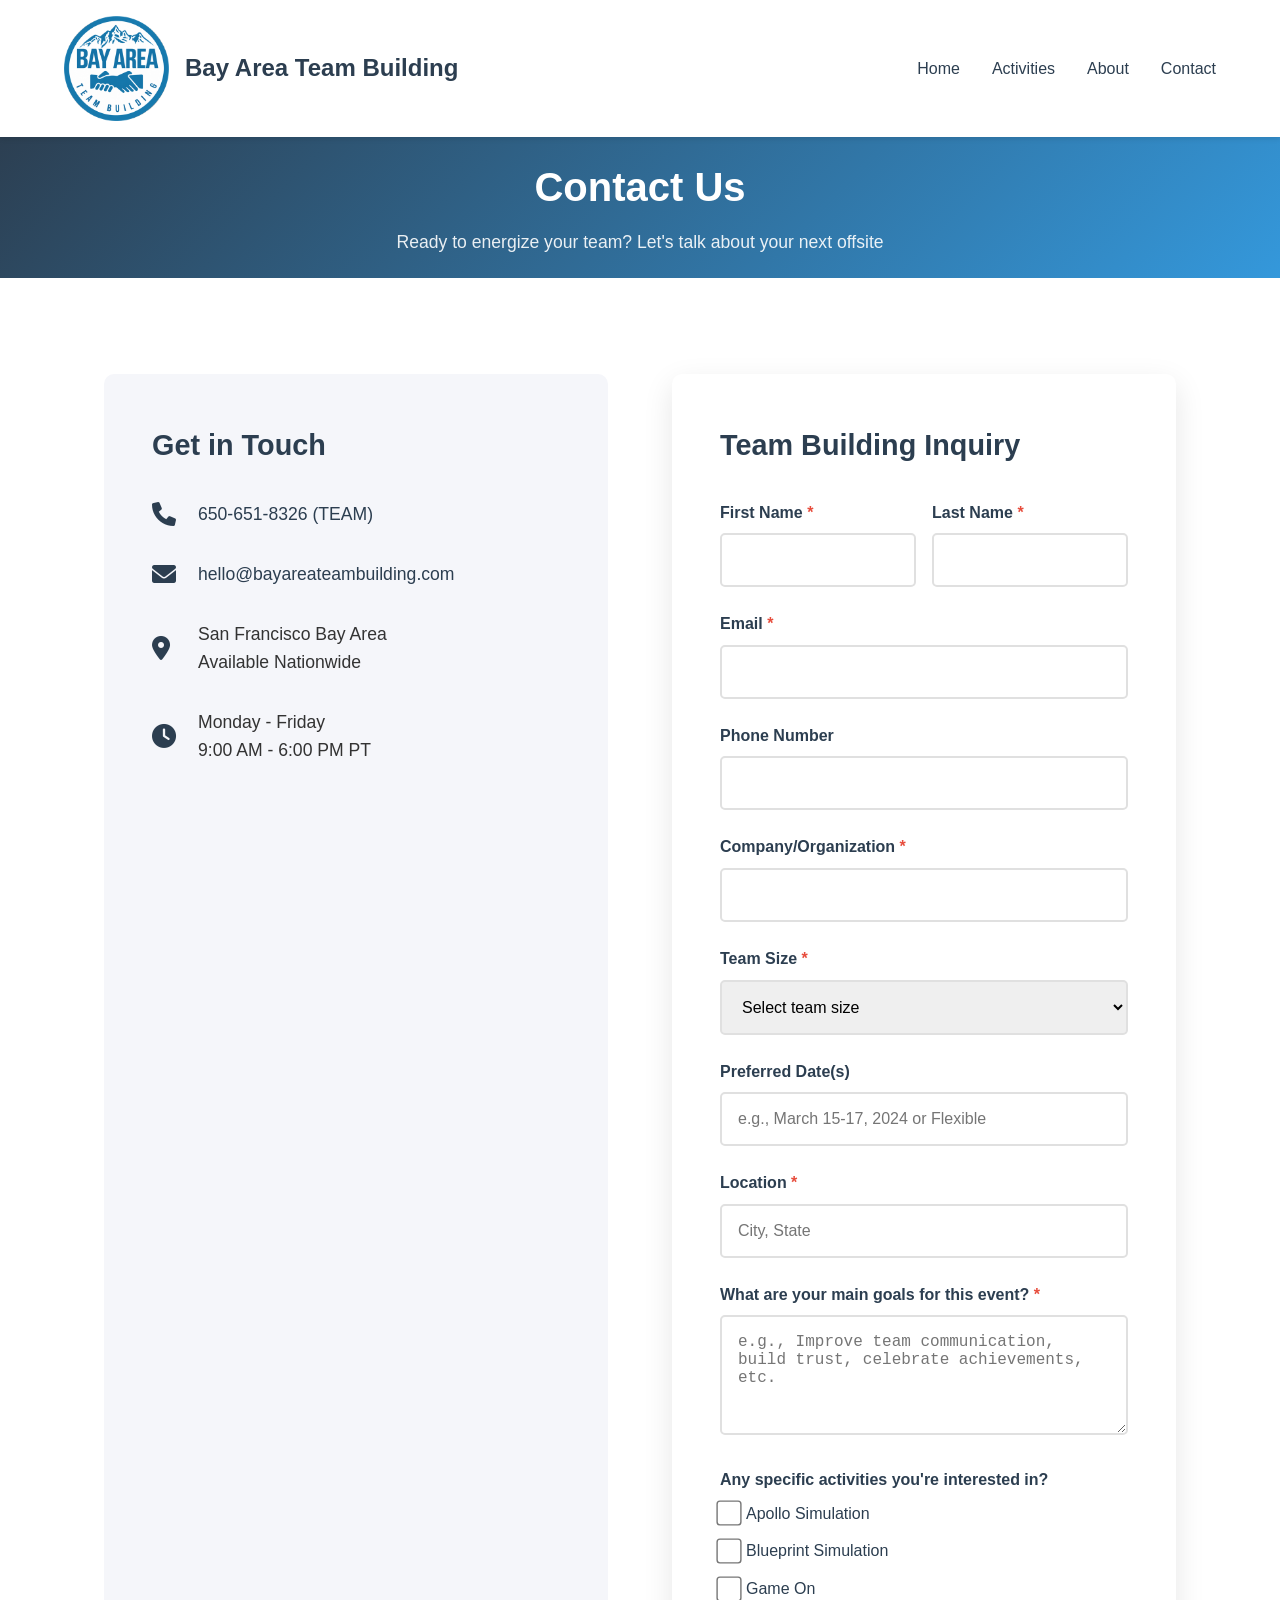
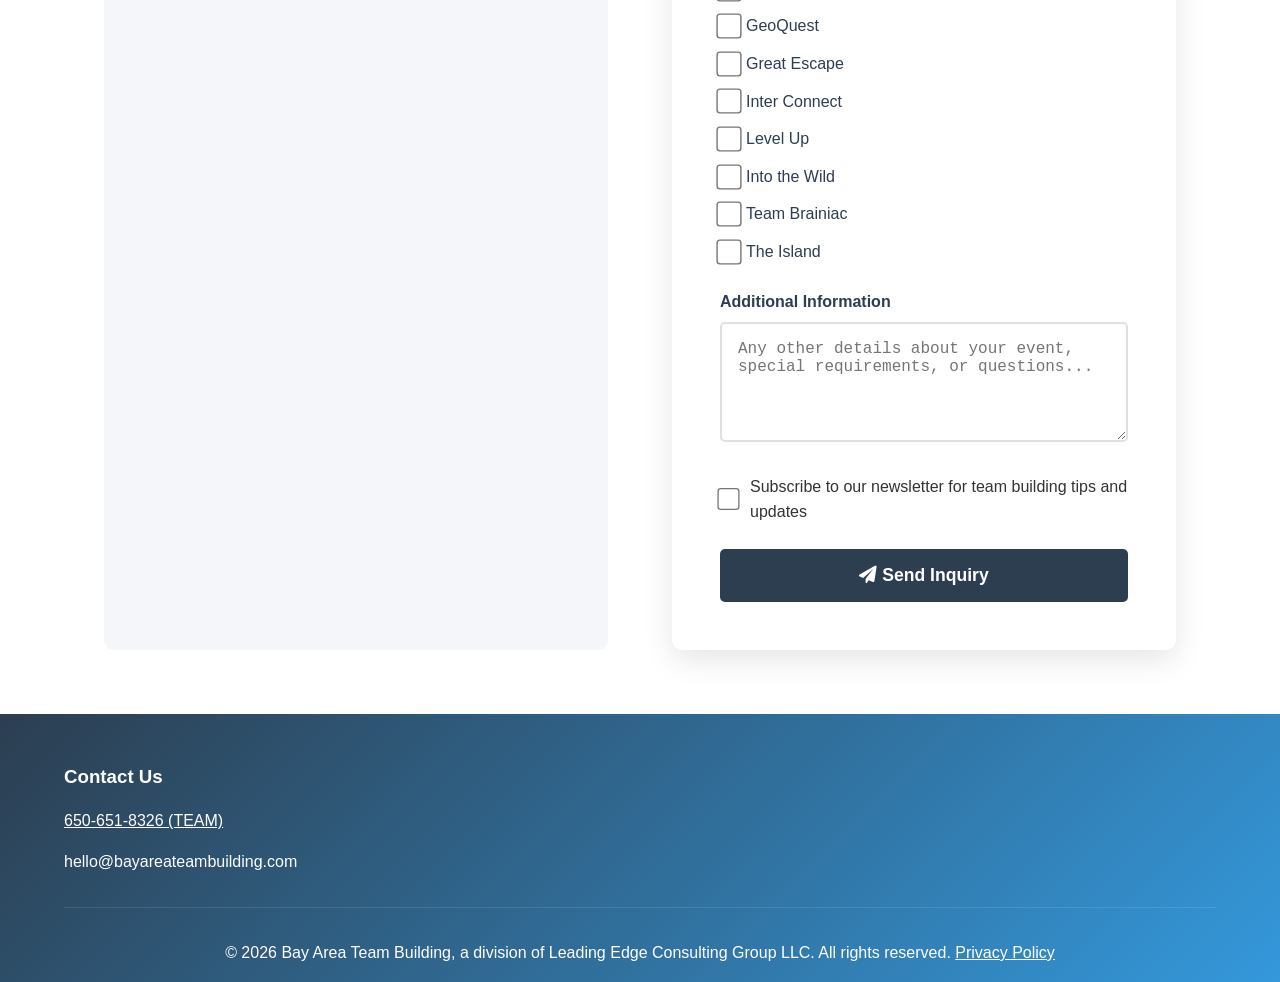
<file: contact.html>
<!DOCTYPE html>
<html lang="en">
<head>
    <meta charset="UTF-8">
    <meta name="viewport" content="width=device-width, initial-scale=1.0">
    <title>Contact Us - Bay Area Team Building</title>
    <link rel="icon" type="image/png" sizes="32x32" href="images/favicon-32.png">
    <link rel="icon" type="image/png" sizes="192x192" href="images/favicon-192.png">
    <link rel="apple-touch-icon" href="images/apple-touch-icon.png">
    
    <!-- Google Analytics -->
    <script async src="https://www.googletagmanager.com/gtag/js?id=G-3MK1G4K7ED"></script>
    <script>
        window.dataLayer = window.dataLayer || [];
        function gtag(){dataLayer.push(arguments);}
        gtag('js', new Date());
        gtag('config', 'G-3MK1G4K7ED');
    </script>
    
    <link rel="stylesheet" href="styles.css">
    <link rel="stylesheet" href="https://cdnjs.cloudflare.com/ajax/libs/font-awesome/6.0.0/css/all.min.css">
    <style>
        .contact-header {
            background: linear-gradient(rgba(44, 62, 80, 0.8), rgba(44, 62, 80, 0.8)),
                        url('https://images.unsplash.com/photo-1522071820081-009f0129c71c?ixlib=rb-1.2.1&auto=format&fit=crop&w=1950&q=80');
            background-size: cover;
            background-position: center;
            padding: 8rem 5% 4rem;
            text-align: center;
            color: var(--white);
        }

        .contact-content {
            max-width: 1200px;
            margin: 0 auto;
            padding: 4rem 5%;
        }

        .contact-grid {
            display: grid;
            grid-template-columns: 1fr 1fr;
            gap: 4rem;
            margin-top: 2rem;
        }

        .contact-info {
            background-color: var(--light-bg);
            padding: 3rem;
            border-radius: 10px;
        }

        .contact-info h3 {
            color: var(--primary-color);
            margin-bottom: 2rem;
            font-size: 1.8rem;
        }

        .contact-item {
            display: flex;
            align-items: center;
            margin-bottom: 2rem;
        }

        .contact-item i {
            color: var(--primary-color);
            font-size: 1.5rem;
            margin-right: 1rem;
            width: 30px;
        }

        .contact-item p {
            margin: 0;
            font-size: 1.1rem;
        }

        .contact-item a {
            color: var(--primary-color);
            text-decoration: none;
        }

        .contact-item a:hover {
            text-decoration: underline;
        }

        .form-container {
            background-color: var(--white);
            padding: 3rem;
            border-radius: 10px;
            box-shadow: 0 10px 30px rgba(0,0,0,0.1);
        }

        .form-container h3 {
            color: var(--primary-color);
            margin-bottom: 2rem;
            font-size: 1.8rem;
        }

        .form-group {
            margin-bottom: 1.5rem;
        }

        .form-group label {
            display: block;
            margin-bottom: 0.5rem;
            color: var(--primary-color);
            font-weight: 600;
        }

        .form-group input,
        .form-group select,
        .form-group textarea {
            width: 100%;
            padding: 1rem;
            border: 2px solid #e0e0e0;
            border-radius: 5px;
            font-size: 1rem;
            transition: border-color 0.3s ease;
        }

        .form-group input:focus,
        .form-group select:focus,
        .form-group textarea:focus {
            outline: none;
            border-color: var(--primary-color);
        }

        .form-group textarea {
            height: 120px;
            resize: vertical;
        }

        .form-row {
            display: grid;
            grid-template-columns: 1fr 1fr;
            gap: 1rem;
        }

        .checkbox-group {
            display: flex;
            align-items: center;
            margin-bottom: 1rem;
        }

        .checkbox-group input[type="checkbox"] {
            width: 20px;
            height: 20px;
            margin-right: 0.8rem;
            transform: scale(1.3);
            cursor: pointer;
        }

        .submit-btn {
            background-color: var(--primary-color);
            color: var(--white);
            padding: 1rem 2rem;
            border: none;
            border-radius: 5px;
            font-size: 1.1rem;
            font-weight: 600;
            cursor: pointer;
            transition: background-color 0.3s ease;
            width: 100%;
        }

        .submit-btn:hover {
            background-color: var(--secondary-color);
        }

        .submit-btn:disabled {
            background-color: #ccc;
            cursor: not-allowed;
        }

        .success-message {
            background-color: #d4edda;
            color: #155724;
            padding: 1rem;
            border-radius: 5px;
            margin-bottom: 1rem;
            display: none;
        }

        .error-message {
            background-color: #f8d7da;
            color: #721c24;
            padding: 1rem;
            border-radius: 5px;
            margin-bottom: 1rem;
            display: none;
        }

        .required {
            color: #e74c3c;
        }

        .checkbox-grid {
            display: grid;
            grid-template-columns: repeat(auto-fit, minmax(200px, 1fr));
            gap: 0.75rem;
            margin-top: 0.5rem;
        }

        .checkbox-item {
            display: flex;
            align-items: center;
            gap: 0.5rem;
        }

        .checkbox-item input[type="checkbox"] {
            width: 18px;
            height: 18px;
            margin: 0;
            transform: scale(1.4);
            cursor: pointer;
        }

        .checkbox-item label {
            margin: 0;
            font-weight: normal;
            cursor: pointer;
            color: var(--primary-color);
        }

        .checkbox-item:hover label {
            color: var(--secondary-color);
        }

        @media (max-width: 768px) {
            .banner {
                padding: 1rem 5% 0.5rem 5%;
            }

            .banner h1 {
                font-size: 1.8rem;
                margin-bottom: 0.5rem;
            }

            .banner p {
                font-size: 0.9rem;
                margin-bottom: 0;
            }

            .contact-content {
                padding: 1rem 5%;
            }

            .contact-grid {
                grid-template-columns: 1fr;
                gap: 1rem;
                margin-top: 1rem;
            }

            .contact-info,
            .form-container {
                padding: 1rem;
            }

            .contact-info h3,
            .form-container h3 {
                font-size: 1.2rem;
                margin-bottom: 1rem;
            }

            .contact-item {
                margin-bottom: 1rem;
            }

            .contact-item i {
                font-size: 1rem;
                margin-right: 0.5rem;
            }

            .contact-item p {
                font-size: 0.9rem;
            }

            .form-row {
                grid-template-columns: 1fr;
                gap: 0.5rem;
            }

            .form-group {
                margin-bottom: 0.8rem;
            }

            .form-group label {
                font-size: 0.9rem;
                margin-bottom: 0.3rem;
            }

            .form-group input,
            .form-group textarea,
            .form-group select {
                padding: 0.6rem;
                font-size: 0.9rem;
            }

            .submit-btn {
                padding: 0.8rem 1.5rem;
                font-size: 0.9rem;
            }

            .checkbox-group input[type="checkbox"] {
                width: 22px;
                height: 22px;
                transform: scale(1.4);
            }

            .checkbox-item input[type="checkbox"] {
                width: 20px;
                height: 20px;
                transform: scale(1.5);
            }
        }
    </style>
</head>
<body>
    <nav class="navbar">
        <div class="logo">
            <a href="index.html">
                <img src="images/logo-badge.png" alt="Bay Area Team Building" class="navbar-logo">
                <span class="logo-text">Bay Area Team Building</span>
            </a>
        </div>
        <ul class="nav-links">
            <li><a href="index.html">Home</a></li>
            <li><a href="activities.html">Activities</a></li>
            <li><a href="about.html">About</a></li>
            <li><a href="contact.html">Contact</a></li>
        </ul>
        <div class="hamburger">
            <span></span>
            <span></span>
            <span></span>
        </div>
    </nav>

    <header class="banner">
        <div class="banner-content">
            <h1>Contact Us</h1>
            <p>Ready to energize your team? Let's talk about your next offsite</p>
        </div>
    </header>

    <main>
        <section class="contact-content">
            <div class="contact-grid">
                <div class="contact-info">
                    <h3>Get in Touch</h3>
                    <div class="contact-item">
                        <i class="fas fa-phone"></i>
                        <p><a href="tel:650-651-8326">650-651-8326 (TEAM)</a></p>
                    </div>
                    <div class="contact-item">
                        <i class="fas fa-envelope"></i>
                        <p><a href="mailto:hello@bayareateambuilding.com">hello@bayareateambuilding.com</a></p>
                    </div>
                    <div class="contact-item">
                        <i class="fas fa-map-marker-alt"></i>
                        <p>San Francisco Bay Area<br>Available Nationwide</p>
                    </div>
                    <div class="contact-item">
                        <i class="fas fa-clock"></i>
                        <p>Monday - Friday<br>9:00 AM - 6:00 PM PT</p>
                    </div>
                </div>

                <div class="form-container">
                    <h3>Team Building Inquiry</h3>
                    
                    <form id="contactForm" action="https://formspree.io/f/xnnbleea" method="POST">
                        <!-- Honeypot field for spam protection -->
                        <div style="display: none;">
                            <label>Don't fill this out if you're human: <input name="_gotcha"></label>
                        </div>
                        
                        <div class="form-row">
                            <div class="form-group">
                                <label for="firstName">First Name <span class="required">*</span></label>
                                <input type="text" id="firstName" name="firstName" required>
                            </div>
                            <div class="form-group">
                                <label for="lastName">Last Name <span class="required">*</span></label>
                                <input type="text" id="lastName" name="lastName" required>
                            </div>
                        </div>

                        <div class="form-group">
                            <label for="email">Email <span class="required">*</span></label>
                            <input type="email" id="email" name="email" required>
                        </div>

                        <div class="form-group">
                            <label for="phone">Phone Number</label>
                            <input type="tel" id="phone" name="phone">
                        </div>

                        <div class="form-group">
                            <label for="company">Company/Organization <span class="required">*</span></label>
                            <input type="text" id="company" name="company" required>
                        </div>

                        <div class="form-group">
                            <label for="teamSize">Team Size <span class="required">*</span></label>
                            <select id="teamSize" name="teamSize" required>
                                <option value="">Select team size</option>
                                <option value="5-10">5-10 people</option>
                                <option value="11-25">11-25 people</option>
                                <option value="26-50">26-50 people</option>
                                <option value="51-100">51-100 people</option>
                                <option value="100+">100+ people</option>
                                <option value="other">Other</option>
                            </select>
                        </div>

                        <div class="form-group" id="teamSizeOther" style="display: none;">
                            <label for="teamSizeOtherText">Please specify team size</label>
                            <input type="text" id="teamSizeOtherText" name="teamSizeOtherText" placeholder="e.g., 150 people">
                        </div>

                        <div class="form-group">
                            <label for="eventDate">Preferred Date(s)</label>
                            <input type="text" id="eventDate" name="eventDate" placeholder="e.g., March 15-17, 2024 or Flexible">
                        </div>

                        <div class="form-group">
                            <label for="location">Location <span class="required">*</span></label>
                            <input type="text" id="location" name="location" placeholder="City, State" required>
                        </div>

                        <div class="form-group">
                            <label for="goals">What are your main goals for this event? <span class="required">*</span></label>
                            <textarea id="goals" name="goals" placeholder="e.g., Improve team communication, build trust, celebrate achievements, etc." required></textarea>
                        </div>

                        <div class="form-group">
                            <label>Any specific activities you're interested in?</label>
                            <div class="checkbox-grid">
                                <div class="checkbox-item">
                                    <input type="checkbox" id="activity-apollo" name="activities" value="Apollo Simulation">
                                    <label for="activity-apollo">Apollo Simulation</label>
                                </div>
                                <div class="checkbox-item">
                                    <input type="checkbox" id="activity-blueprint" name="activities" value="Blueprint Simulation">
                                    <label for="activity-blueprint">Blueprint Simulation</label>
                                </div>
                                <div class="checkbox-item">
                                    <input type="checkbox" id="activity-gameon" name="activities" value="Game On">
                                    <label for="activity-gameon">Game On</label>
                                </div>
                                <div class="checkbox-item">
                                    <input type="checkbox" id="activity-geoquest" name="activities" value="GeoQuest">
                                    <label for="activity-geoquest">GeoQuest</label>
                                </div>
                                <div class="checkbox-item">
                                    <input type="checkbox" id="activity-greatescape" name="activities" value="Great Escape">
                                    <label for="activity-greatescape">Great Escape</label>
                                </div>
                                <div class="checkbox-item">
                                    <input type="checkbox" id="activity-interconnect" name="activities" value="Inter Connect">
                                    <label for="activity-interconnect">Inter Connect</label>
                                </div>
                                <div class="checkbox-item">
                                    <input type="checkbox" id="activity-levelup" name="activities" value="Level Up">
                                    <label for="activity-levelup">Level Up</label>
                                </div>
                                <div class="checkbox-item">
                                    <input type="checkbox" id="activity-intothewild" name="activities" value="Into the Wild">
                                    <label for="activity-intothewild">Into the Wild</label>
                                </div>
                                <div class="checkbox-item">
                                    <input type="checkbox" id="activity-teambrainiac" name="activities" value="Team Brainiac">
                                    <label for="activity-teambrainiac">Team Brainiac</label>
                                </div>
                                <div class="checkbox-item">
                                    <input type="checkbox" id="activity-island" name="activities" value="The Island">
                                    <label for="activity-island">The Island</label>
                                </div>
                            </div>
                        </div>

                        <div class="form-group">
                            <label for="additionalInfo">Additional Information</label>
                            <textarea id="additionalInfo" name="additionalInfo" placeholder="Any other details about your event, special requirements, or questions..."></textarea>
                        </div>

                        <div class="checkbox-group">
                            <input type="checkbox" id="newsletter" name="newsletter">
                            <label for="newsletter">Subscribe to our newsletter for team building tips and updates</label>
                        </div>

                        <!-- Cloudflare Turnstile CAPTCHA (verified by Formspree) -->
                        <div class="form-group">
                            <div class="cf-turnstile" data-sitekey="0x4AAAAAAFtnwr6N6T6Kutya"></div>
                        </div>

                        <div class="success-message" id="successMessage">
                            Thank you for your inquiry! We'll get back to you within 24 hours.
                        </div>
                        <div class="error-message" id="errorMessage">
                            Please fill in all required fields and try again.
                        </div>

                        <button type="submit" class="submit-btn" id="submitBtn">
                            <i class="fas fa-paper-plane"></i> Send Inquiry
                        </button>
                    </form>
                </div>
            </div>
        </section>
    </main>

    <footer>
        <div class="footer-content">
            <div class="footer-section">
                <h3>Contact Us</h3>
                <p><a href="tel:650-651-8326">650-651-8326 (TEAM)</a></p>
                <p>hello@bayareateambuilding.com</p>
            </div>
        </div>
        <div class="footer-bottom">
            <p>&copy; 2026 Bay Area Team Building, a division of Leading Edge Consulting Group LLC. All rights reserved. <a href="privacy.html" style="color:#fff;text-decoration:underline;">Privacy Policy</a></p>
        </div>
    </footer>

    <script src="https://challenges.cloudflare.com/turnstile/v0/api.js" async defer></script>
    <script src="script.js"></script>
    <script>
        // Form submission with Formspree (AJAX)
        document.getElementById('contactForm').addEventListener('submit', function(e) {
            e.preventDefault();
            
            const submitBtn = document.getElementById('submitBtn');
            const successMessage = document.getElementById('successMessage');
            const errorMessage = document.getElementById('errorMessage');
            const form = this;
            
            // Hide previous messages
            successMessage.style.display = 'none';
            errorMessage.style.display = 'none';
            
            // Check if all required fields are filled
            const requiredFields = document.querySelectorAll('[required]');
            let allValid = true;
            
            requiredFields.forEach(field => {
                if (!field.value.trim()) {
                    allValid = false;
                    field.style.borderColor = '#e74c3c';
                } else {
                    field.style.borderColor = '#e0e0e0';
                }
            });
            
            if (!allValid) {
                errorMessage.textContent = 'Please fill in all required fields and try again.';
                errorMessage.style.display = 'block';
                errorMessage.scrollIntoView({ behavior: 'smooth' });
                return;
            }
            
            // Require a solved CAPTCHA (Turnstile adds cf-turnstile-response to the form)
            const captchaField = form.querySelector('[name="cf-turnstile-response"]');
            if (!captchaField || !captchaField.value) {
                errorMessage.textContent = 'Please complete the CAPTCHA check and try again.';
                errorMessage.style.display = 'block';
                errorMessage.scrollIntoView({ behavior: 'smooth' });
                return;
            }

            // Show loading state
            submitBtn.disabled = true;
            submitBtn.innerHTML = '<i class="fas fa-spinner fa-spin"></i> Sending...';
            
            // Submit form via AJAX to Formspree
            const formData = new FormData(form);
            
            fetch(form.action, {
                method: 'POST',
                body: formData,
                headers: {
                    'Accept': 'application/json'
                }
            })
            .then(response => {
                if (response.ok) {
                    // Fire GA4 conversion event
                    gtag('event', 'form_submission', {
                        'event_category': 'contact',
                        'event_label': 'team_building_inquiry'
                    });

                    // Show success message
                    successMessage.style.display = 'block';
                    form.reset();
                    if (window.turnstile) turnstile.reset();
                    successMessage.scrollIntoView({ behavior: 'smooth' });
                    
                    // Re-enable submit button
                    submitBtn.disabled = false;
                    submitBtn.innerHTML = '<i class="fas fa-paper-plane"></i> Send Inquiry';
                } else {
                    throw new Error('Form submission failed');
                }
            })
            .catch(error => {
                // Show error message
                errorMessage.textContent = 'Something went wrong sending your inquiry. Please try again.';
                errorMessage.style.display = 'block';
                if (window.turnstile) turnstile.reset();
                errorMessage.scrollIntoView({ behavior: 'smooth' });
                
                // Re-enable submit button
                submitBtn.disabled = false;
                submitBtn.innerHTML = '<i class="fas fa-paper-plane"></i> Send Inquiry';
            });
        });
        
        // Real-time validation
        document.querySelectorAll('input, select, textarea').forEach(field => {
            field.addEventListener('blur', function() {
                if (this.hasAttribute('required') && !this.value.trim()) {
                    this.style.borderColor = '#e74c3c';
                } else {
                    this.style.borderColor = '#e0e0e0';
                }
            });
        });

        // Handle "Other" team size option
        document.getElementById('teamSize').addEventListener('change', function() {
            const otherField = document.getElementById('teamSizeOther');
            if (this.value === 'other') {
                otherField.style.display = 'block';
                document.getElementById('teamSizeOtherText').required = true;
            } else {
                otherField.style.display = 'none';
                document.getElementById('teamSizeOtherText').required = false;
                document.getElementById('teamSizeOtherText').value = '';
            }
        });
    </script>
</body>
</html>
</file>
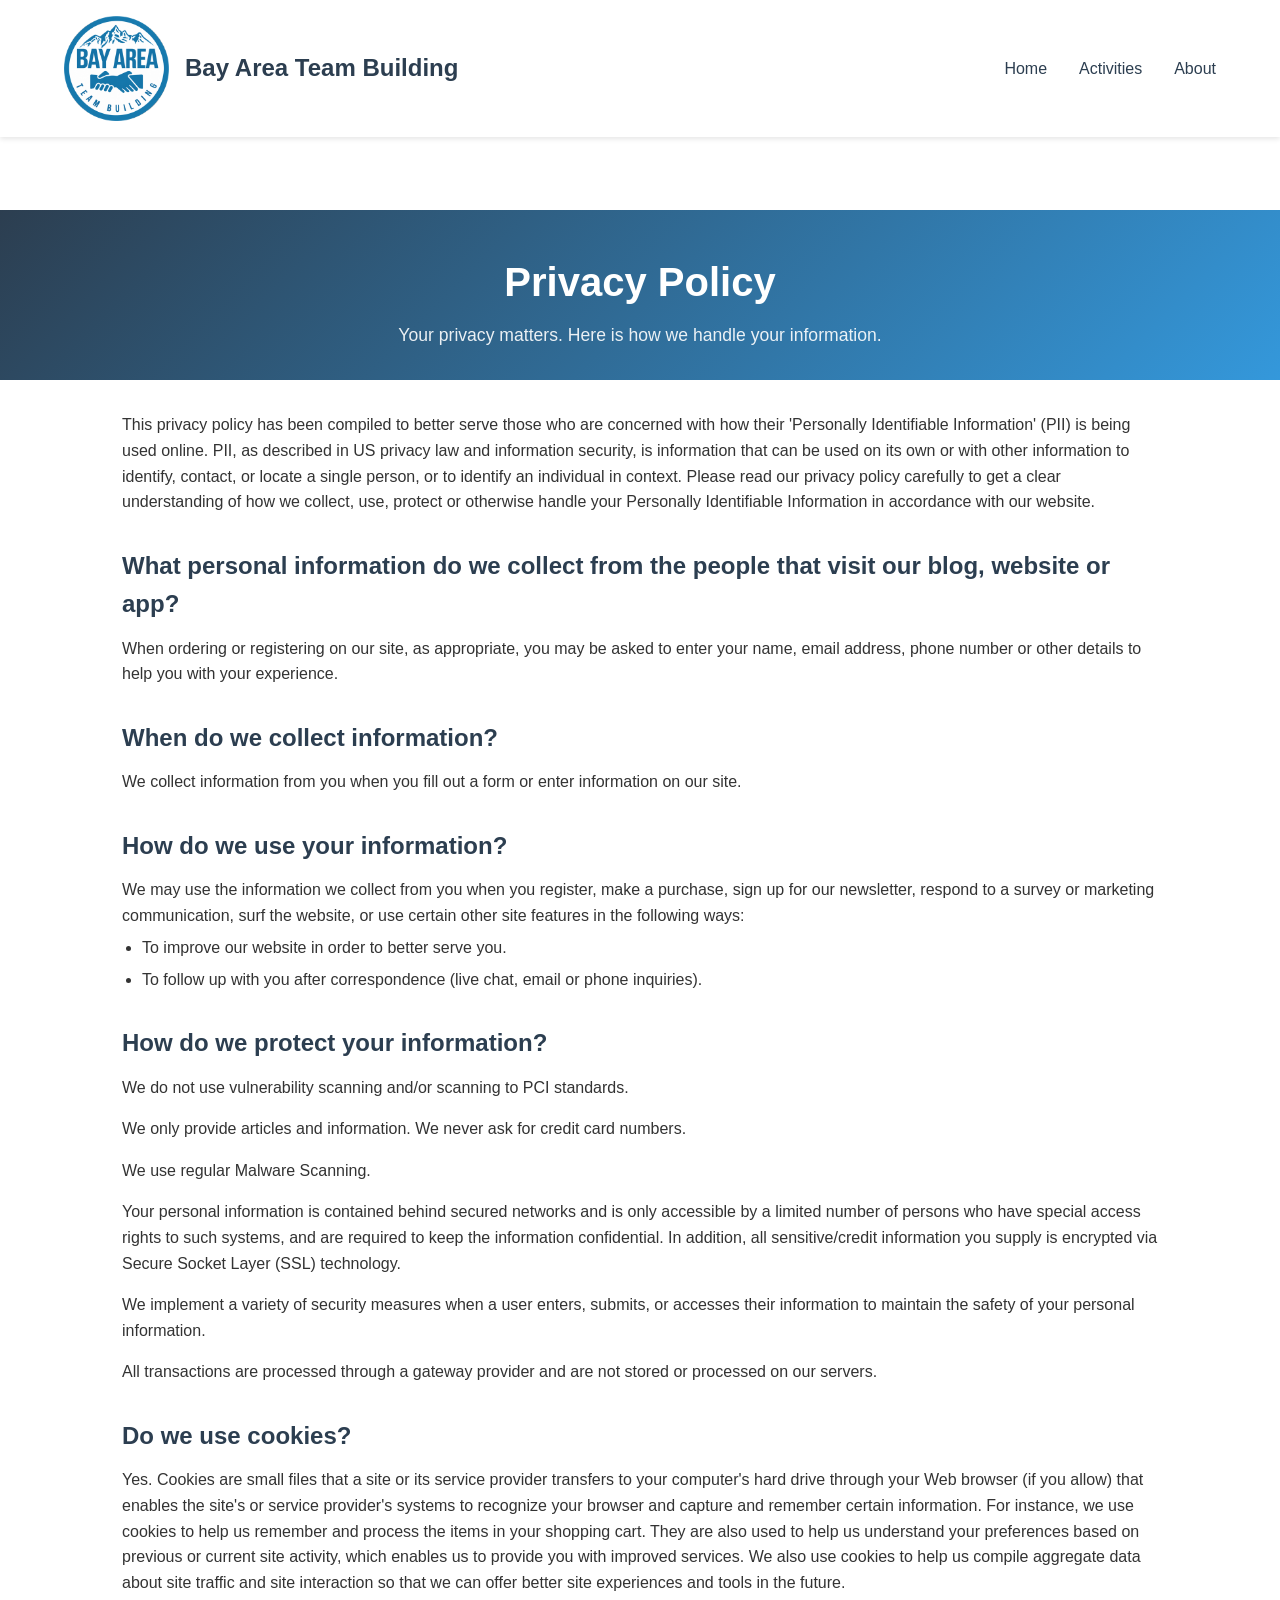
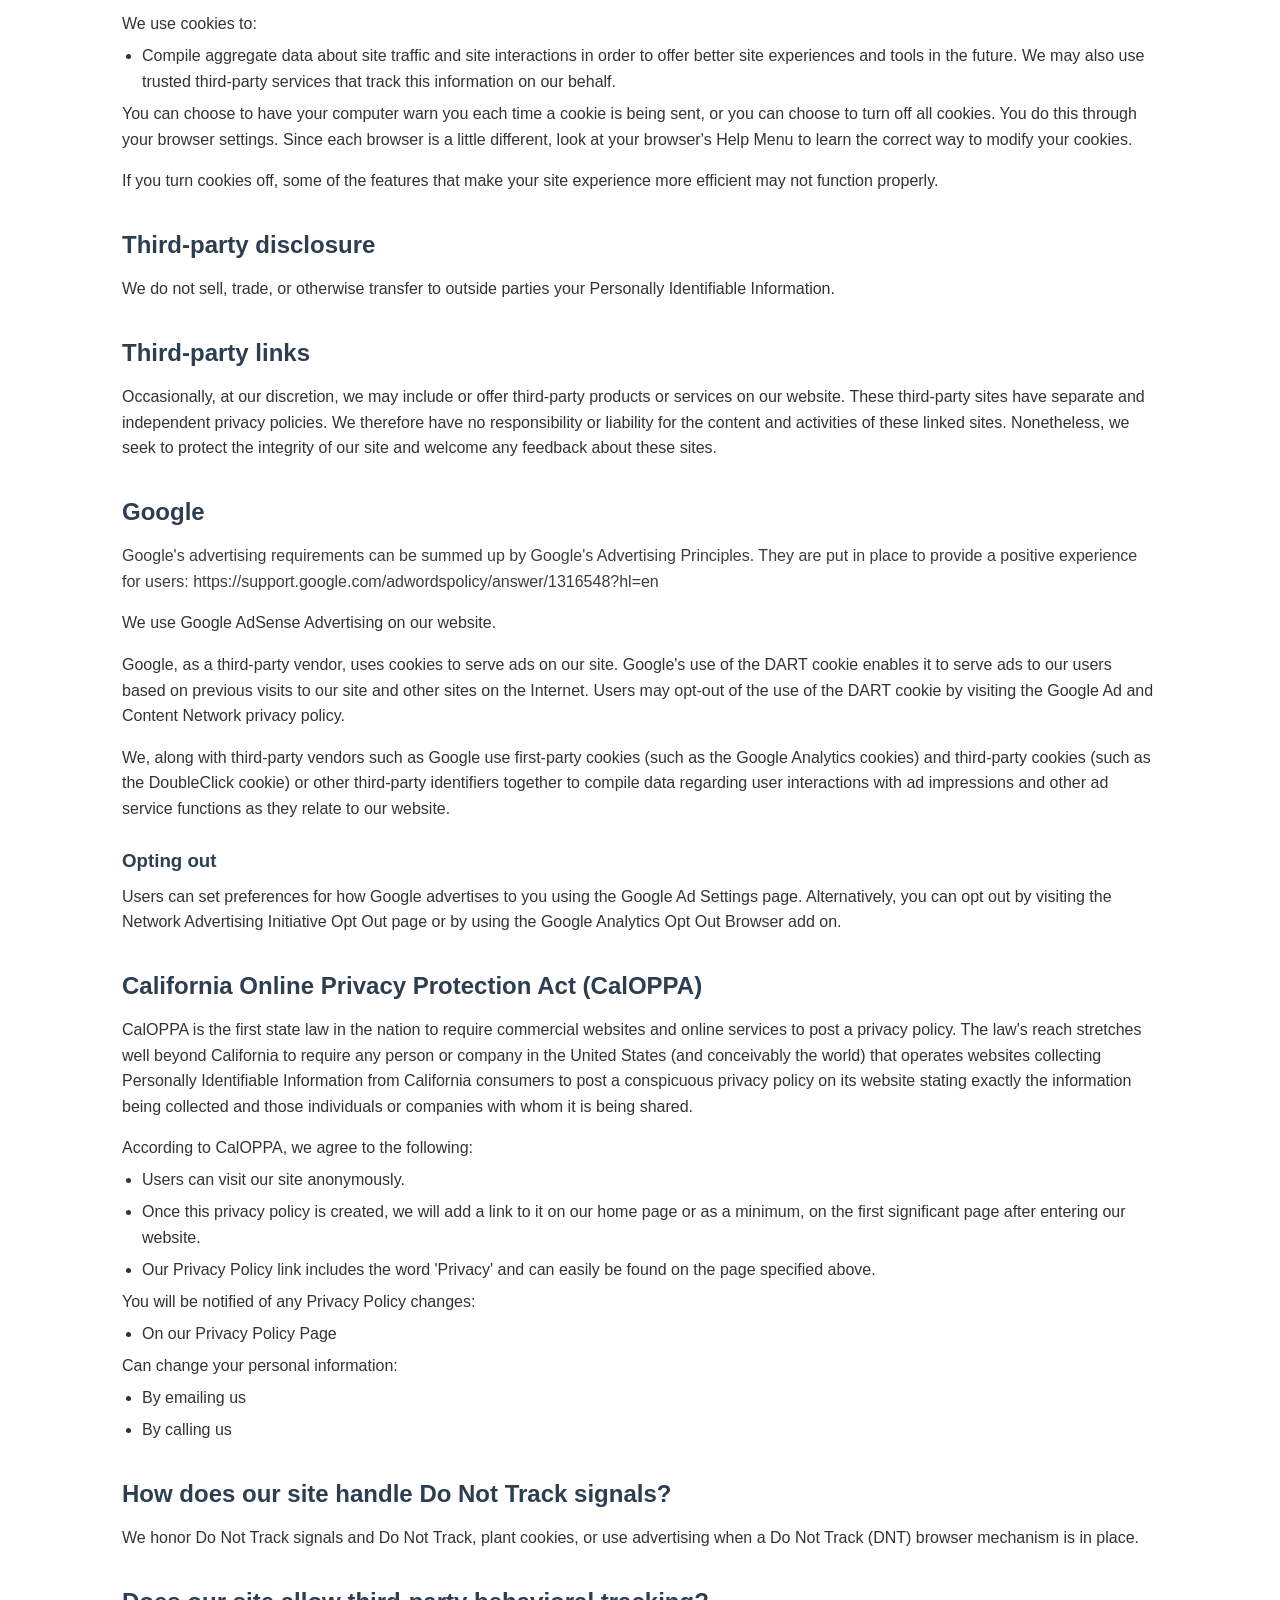
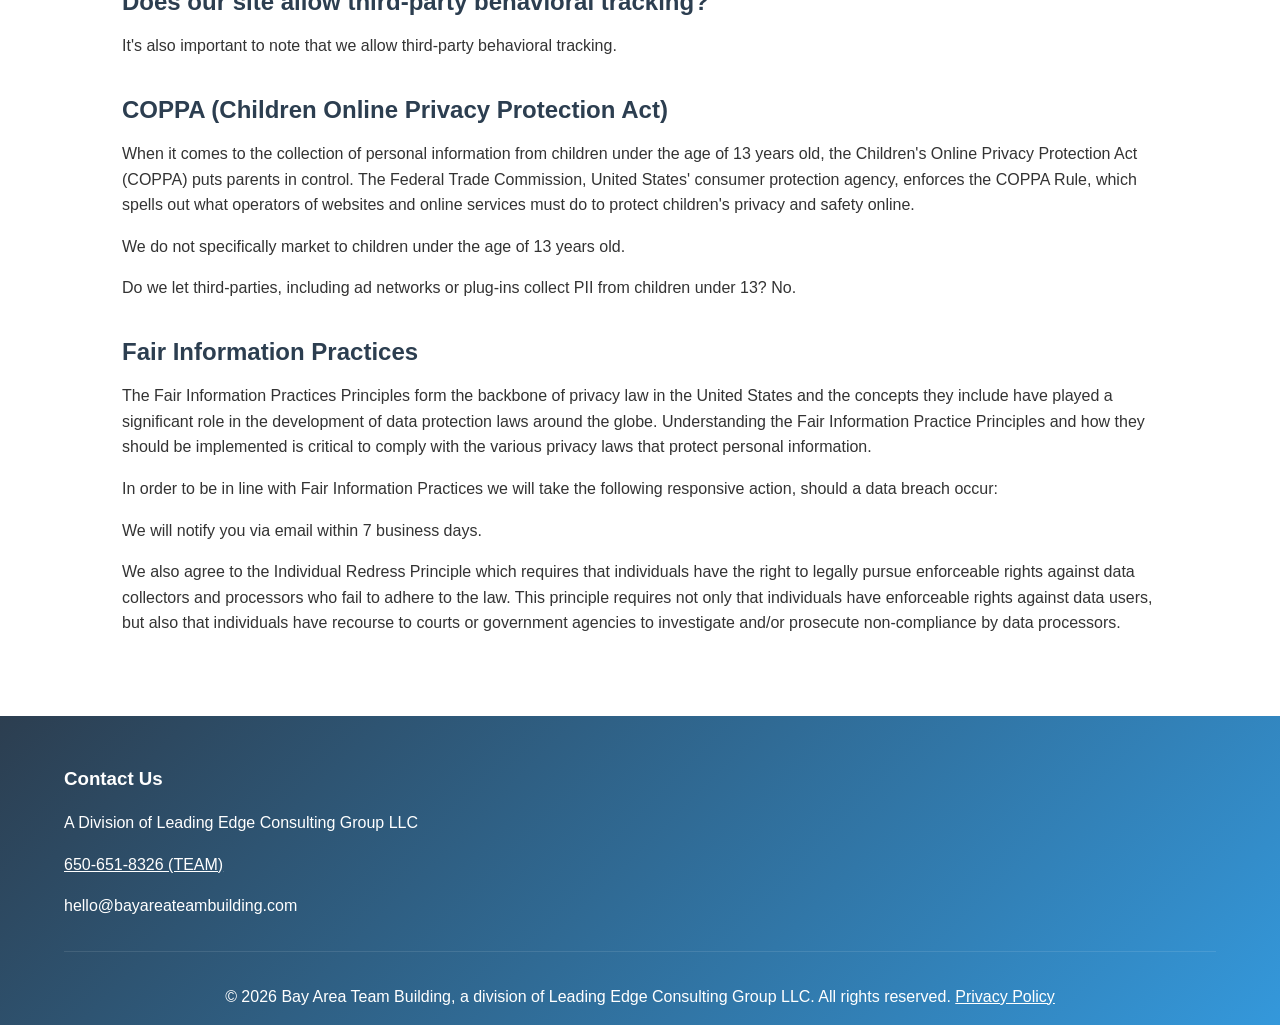
<file: privacy.html>
<!DOCTYPE html>
<html lang="en">
<head>
    <meta charset="UTF-8">
    <meta name="viewport" content="width=device-width, initial-scale=1.0">
    <title>Privacy Policy - Bay Area Team Building</title>
    <link rel="icon" type="image/png" sizes="32x32" href="images/favicon-32.png">
    <link rel="icon" type="image/png" sizes="192x192" href="images/favicon-192.png">
    <link rel="apple-touch-icon" href="images/apple-touch-icon.png">
    
    <!-- Google Analytics -->
    <script async src="https://www.googletagmanager.com/gtag/js?id=G-3MK1G4K7ED"></script>
    <script>
        window.dataLayer = window.dataLayer || [];
        function gtag(){dataLayer.push(arguments);}
        gtag('js', new Date());
        gtag('config', 'G-3MK1G4K7ED');
    </script>
    
    <link rel="stylesheet" href="styles.css">
    <link rel="stylesheet" href="https://cdnjs.cloudflare.com/ajax/libs/font-awesome/6.0.0/css/all.min.css">
    <style>
        .banner {
            background: linear-gradient(135deg, var(--primary-color), var(--secondary-color));
            color: var(--white);
            padding: 2.5rem 0 2rem 0;
            margin-top: 90px;
        }
        .banner-content { max-width: 1100px; margin: 0 auto; padding: 0 2rem; text-align: center; }
        .banner h1 { margin: 0 0 0.5rem 0; }
        main { max-width: 1100px; margin: 2rem auto; padding: 0 2rem 3rem; }
        main h2 { color: var(--primary-color); margin: 2rem 0 0.75rem; }
        main h3 { color: var(--primary-color); margin: 1.5rem 0 0.5rem; }
        ul { padding-left: 1.25rem; }
        li { margin: 0.4rem 0; }
        .note { color: var(--text-color); opacity: 0.95; }
        @media (max-width: 768px) {
            .banner { margin-top: 70px; }
        }
    </style>
</head>
<body>
    <nav class="navbar">
        <div class="logo">
            <a href="index.html">
                <img src="images/logo-badge.png" alt="Bay Area Team Building" class="navbar-logo">
                <span class="logo-text">Bay Area Team Building</span>
            </a>
        </div>
        <ul class="nav-links">
            <li><a href="index.html">Home</a></li>
            <li><a href="activities.html">Activities</a></li>
            <li><a href="about.html">About</a></li>
        </ul>
        <div class="hamburger">
            <span></span>
            <span></span>
            <span></span>
        </div>
    </nav>

    <header class="banner">
        <div class="banner-content">
            <h1>Privacy Policy</h1>
            <p>Your privacy matters. Here is how we handle your information.</p>
        </div>
    </header>

    <main>
        <p>This privacy policy has been compiled to better serve those who are concerned with how their 'Personally Identifiable Information' (PII) is being used online. PII, as described in US privacy law and information security, is information that can be used on its own or with other information to identify, contact, or locate a single person, or to identify an individual in context. Please read our privacy policy carefully to get a clear understanding of how we collect, use, protect or otherwise handle your Personally Identifiable Information in accordance with our website.</p>

        <h2>What personal information do we collect from the people that visit our blog, website or app?</h2>
        <p>When ordering or registering on our site, as appropriate, you may be asked to enter your name, email address, phone number or other details to help you with your experience.</p>

        <h2>When do we collect information?</h2>
        <p>We collect information from you when you fill out a form or enter information on our site.</p>

        <h2>How do we use your information?</h2>
        <p>We may use the information we collect from you when you register, make a purchase, sign up for our newsletter, respond to a survey or marketing communication, surf the website, or use certain other site features in the following ways:</p>
        <ul>
            <li>To improve our website in order to better serve you.</li>
            <li>To follow up with you after correspondence (live chat, email or phone inquiries).</li>
        </ul>

        <h2>How do we protect your information?</h2>
        <p>We do not use vulnerability scanning and/or scanning to PCI standards.</p>
        <p>We only provide articles and information. We never ask for credit card numbers.</p>
        <p>We use regular Malware Scanning.</p>
        <p>Your personal information is contained behind secured networks and is only accessible by a limited number of persons who have special access rights to such systems, and are required to keep the information confidential. In addition, all sensitive/credit information you supply is encrypted via Secure Socket Layer (SSL) technology.</p>
        <p>We implement a variety of security measures when a user enters, submits, or accesses their information to maintain the safety of your personal information.</p>
        <p>All transactions are processed through a gateway provider and are not stored or processed on our servers.</p>

        <h2>Do we use cookies?</h2>
        <p>Yes. Cookies are small files that a site or its service provider transfers to your computer's hard drive through your Web browser (if you allow) that enables the site's or service provider's systems to recognize your browser and capture and remember certain information. For instance, we use cookies to help us remember and process the items in your shopping cart. They are also used to help us understand your preferences based on previous or current site activity, which enables us to provide you with improved services. We also use cookies to help us compile aggregate data about site traffic and site interaction so that we can offer better site experiences and tools in the future.</p>
        <p>We use cookies to:</p>
        <ul>
            <li>Compile aggregate data about site traffic and site interactions in order to offer better site experiences and tools in the future. We may also use trusted third-party services that track this information on our behalf.</li>
        </ul>
        <p>You can choose to have your computer warn you each time a cookie is being sent, or you can choose to turn off all cookies. You do this through your browser settings. Since each browser is a little different, look at your browser's Help Menu to learn the correct way to modify your cookies.</p>
        <p>If you turn cookies off, some of the features that make your site experience more efficient may not function properly.</p>

        <h2>Third-party disclosure</h2>
        <p>We do not sell, trade, or otherwise transfer to outside parties your Personally Identifiable Information.</p>

        <h2>Third-party links</h2>
        <p>Occasionally, at our discretion, we may include or offer third-party products or services on our website. These third-party sites have separate and independent privacy policies. We therefore have no responsibility or liability for the content and activities of these linked sites. Nonetheless, we seek to protect the integrity of our site and welcome any feedback about these sites.</p>

        <h2>Google</h2>
        <p class="note">Google's advertising requirements can be summed up by Google's Advertising Principles. They are put in place to provide a positive experience for users: https://support.google.com/adwordspolicy/answer/1316548?hl=en</p>
        <p>We use Google AdSense Advertising on our website.</p>
        <p>Google, as a third-party vendor, uses cookies to serve ads on our site. Google's use of the DART cookie enables it to serve ads to our users based on previous visits to our site and other sites on the Internet. Users may opt-out of the use of the DART cookie by visiting the Google Ad and Content Network privacy policy.</p>
        <p>We, along with third-party vendors such as Google use first-party cookies (such as the Google Analytics cookies) and third-party cookies (such as the DoubleClick cookie) or other third-party identifiers together to compile data regarding user interactions with ad impressions and other ad service functions as they relate to our website.</p>
        <h3>Opting out</h3>
        <p>Users can set preferences for how Google advertises to you using the Google Ad Settings page. Alternatively, you can opt out by visiting the Network Advertising Initiative Opt Out page or by using the Google Analytics Opt Out Browser add on.</p>

        <h2>California Online Privacy Protection Act (CalOPPA)</h2>
        <p>CalOPPA is the first state law in the nation to require commercial websites and online services to post a privacy policy. The law's reach stretches well beyond California to require any person or company in the United States (and conceivably the world) that operates websites collecting Personally Identifiable Information from California consumers to post a conspicuous privacy policy on its website stating exactly the information being collected and those individuals or companies with whom it is being shared.</p>
        <p>According to CalOPPA, we agree to the following:</p>
        <ul>
            <li>Users can visit our site anonymously.</li>
            <li>Once this privacy policy is created, we will add a link to it on our home page or as a minimum, on the first significant page after entering our website.</li>
            <li>Our Privacy Policy link includes the word 'Privacy' and can easily be found on the page specified above.</li>
        </ul>
        <p>You will be notified of any Privacy Policy changes:</p>
        <ul>
            <li>On our Privacy Policy Page</li>
        </ul>
        <p>Can change your personal information:</p>
        <ul>
            <li>By emailing us</li>
            <li>By calling us</li>
        </ul>

        <h2>How does our site handle Do Not Track signals?</h2>
        <p>We honor Do Not Track signals and Do Not Track, plant cookies, or use advertising when a Do Not Track (DNT) browser mechanism is in place.</p>

        <h2>Does our site allow third-party behavioral tracking?</h2>
        <p>It's also important to note that we allow third-party behavioral tracking.</p>

        <h2>COPPA (Children Online Privacy Protection Act)</h2>
        <p>When it comes to the collection of personal information from children under the age of 13 years old, the Children's Online Privacy Protection Act (COPPA) puts parents in control. The Federal Trade Commission, United States' consumer protection agency, enforces the COPPA Rule, which spells out what operators of websites and online services must do to protect children's privacy and safety online.</p>
        <p>We do not specifically market to children under the age of 13 years old.</p>
        <p>Do we let third-parties, including ad networks or plug-ins collect PII from children under 13? No.</p>

        <h2>Fair Information Practices</h2>
        <p>The Fair Information Practices Principles form the backbone of privacy law in the United States and the concepts they include have played a significant role in the development of data protection laws around the globe. Understanding the Fair Information Practice Principles and how they should be implemented is critical to comply with the various privacy laws that protect personal information.</p>
        <p>In order to be in line with Fair Information Practices we will take the following responsive action, should a data breach occur:</p>
        <p>We will notify you via email within 7 business days.</p>
        <p>We also agree to the Individual Redress Principle which requires that individuals have the right to legally pursue enforceable rights against data collectors and processors who fail to adhere to the law. This principle requires not only that individuals have enforceable rights against data users, but also that individuals have recourse to courts or government agencies to investigate and/or prosecute non-compliance by data processors.</p>
    </main>

    <footer>
        <div class="footer-content">
            <div class="footer-section">
                <h3>Contact Us</h3>
                <p>A Division of Leading Edge Consulting Group LLC</p>
                <p><a href="tel:650-651-8326">650-651-8326 (TEAM)</a></p>
                <p>hello@bayareateambuilding.com</p>
            </div>
        </div>
        <div class="footer-bottom">
            <p>&copy; 2026 Bay Area Team Building, a division of Leading Edge Consulting Group LLC. All rights reserved. <a href="privacy.html" style="color:#fff;text-decoration:underline;">Privacy Policy</a></p>
        </div>
    </footer>

    <script src="script.js"></script>
</body>
</html>
</file>
<file: styles.css>
:root {
    --primary-color: #2c3e50;
    --secondary-color: #3498db;
    --accent-color: #e74c3c;
    --text-color: #333;
    --light-bg: #f5f6fa;
    --white: #ffffff;
}

* {
    margin: 0;
    padding: 0;
    box-sizing: border-box;
}

body {
    font-family: 'Segoe UI', Tahoma, Geneva, Verdana, sans-serif;
    line-height: 1.6;
    color: var(--text-color);
    padding-top: 120px;
}

@media (max-width: 768px) {
    body { padding-top: 90px; }
}

/* Add a full line of space between consecutive paragraphs site-wide */
p + p {
    margin-top: 1em;
}

/* Navbar Styles */
.navbar {
    background-color: var(--white);
    padding: 1rem 5%;
    display: flex;
    justify-content: space-between;
    align-items: center;
    box-shadow: 0 2px 5px rgba(0,0,0,0.1);
    position: fixed;
    width: 100%;
    top: 0;
    z-index: 1000;
}

.logo a {
    color: var(--primary-color);
    text-decoration: none;
    font-size: 1.5rem;
    font-weight: bold;
}

/* Shared navbar logo layout to match Activities page */
.logo a {
    display: flex;
    align-items: center;
    gap: 1rem;
}

.navbar-logo {
    height: 105px;
    width: auto;
}

.logo-text {
    font-size: 1.5rem;
    font-weight: 600;
    color: var(--primary-color);
}

@media (max-width: 768px) {
    .navbar-logo {
        height: 70px;
    }
}

.nav-links {
    display: flex;
    list-style: none;
    gap: 2rem;
}

.nav-links a {
    color: var(--primary-color);
    text-decoration: none;
    font-weight: 500;
    transition: color 0.3s ease;
}

.nav-links a:hover {
    color: var(--secondary-color);
}

.hamburger {
    display: none;
    flex-direction: column;
    gap: 5px;
    cursor: pointer;
}

.hamburger span {
    width: 25px;
    height: 3px;
    background-color: var(--primary-color);
    transition: all 0.3s ease;
}

/* Hero Section */
.hero {
    height: 100vh;
    background: radial-gradient(ellipse at center, rgba(44, 62, 80, 0.45) 0%, rgba(44, 62, 80, 0) 65%),
                linear-gradient(rgba(44, 62, 80, 0.3), rgba(44, 62, 80, 0.3)),
                url('hero-collaboration.avif');
    background-size: cover;
    background-position: center 0%;
    display: flex;
    flex-direction: column;
    justify-content: center;
    align-items: center;
    text-align: center;
    color: var(--white);
    padding: 0 1rem;
}

.hero h1 {
    font-size: 3.5rem;
    margin-bottom: 1rem;
    text-shadow: 0 2px 12px rgba(0, 0, 0, 0.45);
    animation: fadeInUp 1s ease;
}

.hero p {
    font-size: 1.2rem;
    margin-bottom: 2rem;
    text-shadow: 0 1px 8px rgba(0, 0, 0, 0.5);
    animation: fadeInUp 1s ease 0.3s;
    animation-fill-mode: both;
}

.cta-button {
    display: inline-block;
    padding: 1rem 2rem;
    background-color: var(--secondary-color);
    color: var(--white);
    text-decoration: none;
    border-radius: 5px;
    font-weight: bold;
    transition: transform 0.3s ease, background-color 0.3s ease;
    animation: fadeInUp 1s ease 0.6s;
    animation-fill-mode: both;
}

.cta-button:hover {
    transform: translateY(-3px);
    background-color: #2980b9;
}

/* Features Section */
.features {
    padding: 5rem 5%;
    background-color: var(--light-bg);
    display: grid;
    grid-template-columns: repeat(auto-fit, minmax(300px, 1fr));
    gap: 2rem;
}

/* Photo Album Section */
.photo-album {
    padding: 4rem 0;
    background-color: var(--white);
    text-align: center;
    overflow: hidden;
}

.photo-album h2 {
    color: var(--primary-color);
    margin-bottom: 1.5rem;
    font-size: 2.5rem;
}

.album-container {
    width: 100%;
    max-width: 1200px;
    margin: 0 auto;
    position: relative;
}

/* Viewport holds exactly 3 items */
.album-viewport {
    display: grid;
    grid-template-columns: repeat(3, 1fr);
    gap: 1rem;
    padding: 0 1rem;
    align-items: center;
    opacity: 1;
    transition: opacity 500ms ease;
}

.album-item {
    height: 220px;
    border-radius: 10px;
    overflow: hidden;
    box-shadow: 0 5px 15px rgba(0,0,0,0.1);
}

.album-item img {
    width: 100%;
    height: 100%;
    object-fit: cover;
}

/* Arrows */
.album-arrow {
    position: absolute;
    top: 50%;
    transform: translateY(-50%);
    background: rgba(44,62,80,0.85);
    color: #fff;
    border: none;
    width: 44px;
    height: 44px;
    border-radius: 22px;
    cursor: pointer;
    display: flex;
    align-items: center;
    justify-content: center;
    box-shadow: 0 4px 10px rgba(0,0,0,0.2);
}
.album-arrow:hover { background: rgba(52,152,219,0.95); }
.album-prev { left: 8px; }
.album-next { right: 8px; }

/* Mobile: show 1 image */
@media (max-width: 768px) {
  .album-viewport { grid-template-columns: 1fr; }
}

.feature-card {
    background-color: var(--white);
    padding: 2rem;
    border-radius: 10px;
    text-align: center;
    box-shadow: 0 5px 15px rgba(0,0,0,0.1);
    transition: transform 0.3s ease;
}

.feature-card:hover {
    transform: translateY(-10px);
}

.feature-card i {
    font-size: 2.5rem;
    color: var(--secondary-color);
    margin-bottom: 1rem;
}

.feature-card h2 {
    color: var(--primary-color);
    margin-bottom: 1rem;
}

/* Testimonials Section */
.testimonials {
    padding: 5rem 5%;
    background-color: var(--white);
    text-align: center;
}

.testimonials h2 {
    margin-bottom: 3rem;
    color: var(--primary-color);
}

.testimonial-slider {
    position: relative;
    max-width: 800px;
    margin: 0 auto;
    overflow: hidden;
}

.testimonial {
    display: none;
    padding: 2rem;
}

.testimonial.active {
    display: block;
    animation: fadeIn 0.5s ease;
}

.testimonial p {
    font-size: 1.2rem;
    font-style: italic;
    margin-bottom: 1rem;
}

.testimonial cite {
    font-weight: bold;
    color: var(--primary-color);
}

.company {
    display: block;
    color: var(--secondary-color);
    margin-top: 0.5rem;
}

.testimonial-dots {
    display: flex;
    justify-content: center;
    gap: 0.5rem;
    margin-top: 2rem;
}

.dot {
    width: 10px;
    height: 10px;
    border-radius: 50%;
    background-color: #ccc;
    cursor: pointer;
    transition: background-color 0.3s ease;
}

.dot.active {
    background-color: var(--secondary-color);
}

/* Footer */
footer {
    background: linear-gradient(135deg, var(--primary-color), var(--secondary-color));
    color: var(--white);
    padding: 3rem 5% 1rem;
}

.footer-content {
    display: grid;
    grid-template-columns: repeat(auto-fit, minmax(250px, 1fr));
    gap: 2rem;
    margin-bottom: 2rem;
}

.footer-section h3 {
    margin-bottom: 1rem;
}

.social-links {
    display: flex;
    gap: 1rem;
}

.social-links a {
    color: var(--white);
    font-size: 1.5rem;
    transition: color 0.3s ease;
}

.social-links a:hover {
    color: var(--secondary-color);
}

/* Footer links - make all links white */
footer a {
    color: var(--white) !important;
    text-decoration: underline;
    transition: color 0.3s ease;
}

footer a:hover {
    color: var(--secondary-color) !important;
}

/* Override any default link colors in footer */
footer p a,
footer div a,
footer section a {
    color: var(--white) !important;
}

.footer-bottom {
    text-align: center;
    padding-top: 2rem;
    border-top: 1px solid rgba(255,255,255,0.1);
}

/* Animations */
@keyframes fadeInUp {
    from {
        opacity: 0;
        transform: translateY(20px);
    }
    to {
        opacity: 1;
        transform: translateY(0);
    }
}

@keyframes fadeIn {
    from {
        opacity: 0;
    }
    to {
        opacity: 1;
    }
}

/* Mobile Navigation Styles */
@media (max-width: 768px) {
    .nav-links {
        position: fixed;
        top: 90px;
        left: 0;
        width: 100%;
        background-color: var(--white);
        flex-direction: column;
        padding: 2rem 0;
        box-shadow: 0 5px 15px rgba(0,0,0,0.1);
        transform: translateY(-100%);
        opacity: 0;
        visibility: hidden;
        transition: all 0.3s ease;
        z-index: 999;
    }

    .nav-links.active {
        transform: translateY(0);
        opacity: 1;
        visibility: visible;
    }

    .nav-links li {
        margin: 0.5rem 0;
    }

    .nav-links a {
        display: block;
        padding: 1rem 2rem;
        font-size: 1.1rem;
        border-bottom: 1px solid var(--light-bg);
    }

    .hamburger {
        display: flex;
    }

    .hamburger.active span:nth-child(1) {
        transform: rotate(45deg) translate(5px, 5px);
    }

    .hamburger.active span:nth-child(2) {
        opacity: 0;
    }

    .hamburger.active span:nth-child(3) {
        transform: rotate(-45deg) translate(7px, -6px);
    }

    .hero {
        background-size: auto 115%;
        background-position: 25% 100%;
        height: calc(100vh - 90px);
        justify-content: flex-end;
        padding-bottom: 2.5rem;
    }

    .hero h1 {
        font-size: 2rem;
        margin-bottom: 0.5rem;
    }

    .hero p {
        font-size: 1.05rem;
        margin-bottom: 1.25rem;
    }

    .features {
        grid-template-columns: 1fr;
    }
} 

/* Shared gradient banner (used on Activities, About, Privacy) */
.banner {
    background: linear-gradient(135deg, var(--primary-color), var(--secondary-color));
    color: var(--white);
    padding: 2.2rem 0 1.4rem 0;
}

.banner-content {
    max-width: 1200px;
    margin: 0 auto;
    padding: 0 2rem;
    text-align: center;
}

.banner h1 {
    margin: 0 0 0.6rem 0;
    font-size: 2.5rem;
    font-weight: 600;
}

.banner p {
    font-size: 1.1rem;
    margin: 0;
    opacity: 0.9;
    line-height: 1.5;
} 

/* Icon grid used on About */
.icon-grid {
    display: grid;
    grid-template-columns: repeat(auto-fit, minmax(200px, 1fr));
    gap: 1.5rem;
    margin-top: 2rem;
}
.icon-card {
    background: var(--white);
    border-radius: 12px;
    padding: 1.5rem;
    text-align: center;
    box-shadow: 0 10px 25px rgba(44,62,80,0.12);
    transition: transform 0.25s ease, box-shadow 0.25s ease;
}
.icon-card:hover {
    transform: translateY(-6px);
    box-shadow: 0 18px 35px rgba(44,62,80,0.18);
}
.icon-card i {
    font-size: 2rem;
    color: var(--secondary-color);
    margin-bottom: 0.75rem;
}

/* Stats band */
.stats {
    display: grid;
    grid-template-columns: repeat(auto-fit, minmax(140px, 1fr));
    gap: 1rem;
    align-items: center;
    justify-items: center;
    padding: 2.5rem 5%;
    background: linear-gradient(135deg, var(--primary-color), var(--secondary-color));
    color: #fff;
}
.stats .stat h3 {
    font-size: 2rem;
    margin: 0 0 0.25rem 0;
}
.stats .stat p {
    margin: 0;
    opacity: 0.9;
}

/* CTA band */
.cta-band {
    text-align: center;
    padding: 3rem 5%;
}
.cta-band h2 { color: var(--primary-color); margin-bottom: 1rem; }

/* Reveal animation */
.reveal { opacity: 0; transform: translateY(20px); transition: opacity .6s ease, transform .6s ease; }
.reveal.visible { opacity: 1; transform: translateY(0); } 

/* Steps list */
.steps {
    margin: 1rem 0 0;
    padding-left: 1.25rem;
}
.steps li { margin: 0.4rem 0; }
.steps li strong { color: var(--primary-color); }

/* Activity Cards */
.activity-card {
    cursor: pointer;
    transition: all 0.3s ease;
    position: relative;
}

.activity-card:hover {
    transform: translateY(-2px);
    box-shadow: 0 4px 15px rgba(0,0,0,0.1);
}

/* Mobile-only behavior */
@media (max-width: 768px) {
    .activity-card {
        cursor: pointer;
    }
    
    /* Hide full content on mobile by default - DISABLED (now using ellipses button overlay) */
    .activity-full {
        display: block;
    }
    
    /* Show ellipsis on preview text */
    .activity-preview p {
        position: relative;
        overflow: hidden;
        text-overflow: ellipsis;
        display: -webkit-box;
        -webkit-line-clamp: 3;
        -webkit-box-orient: vertical;
        margin-bottom: 0;
    }
    
    /* Old ellipsis button - now using dedicated ellipses button instead */
    .activity-preview::after {
        content: none;
    }
    
    /* Old expanded card functionality - DISABLED (now using ellipses button overlay) */
}
</file>
